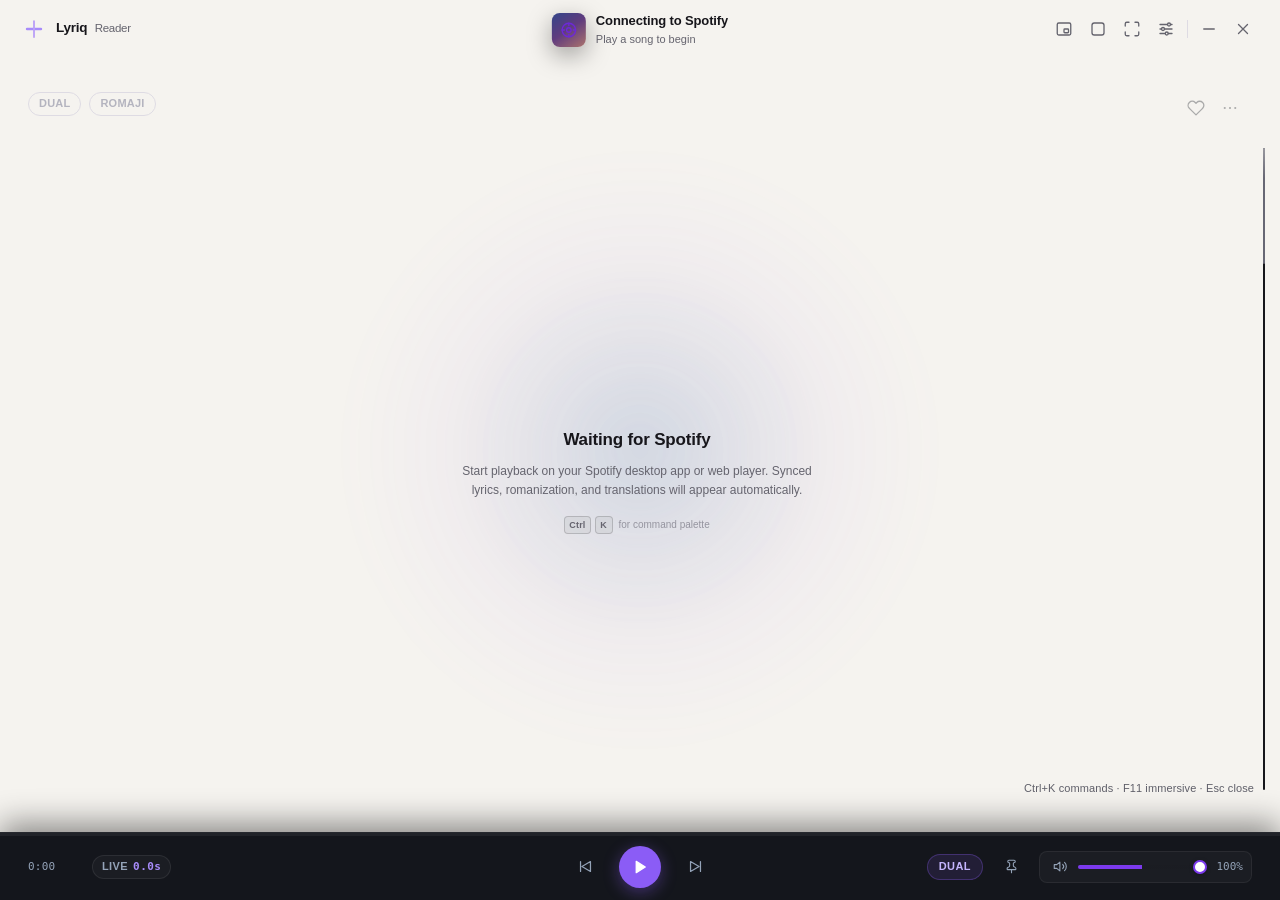
<file: web/index.html>
<!DOCTYPE html>
<html lang="en">
<head>
  <meta charset="UTF-8">
  <meta name="viewport" content="width=device-width, initial-scale=1.0">
  <meta name="color-scheme" content="dark light">
  <title>Lyriq</title>
  <link rel="icon" type="image/x-icon" href="favicon.ico">
  <link rel="stylesheet" href="style.css">
</head>
<body class="mode-window view-both enable-sweep" data-theme="dark" data-theme-choice="system">

  <svg class="sprite" aria-hidden="true" focusable="false" xmlns="http://www.w3.org/2000/svg">
    <symbol id="icon-play" viewBox="0 0 24 24"><path d="M7 4.5v15L19 12z"/></symbol>
    <symbol id="icon-pause" viewBox="0 0 24 24"><path d="M9 5v14M15 5v14"/></symbol>
    <symbol id="icon-prev" viewBox="0 0 24 24"><path d="M19 5v14L7 12zM5 5v14"/></symbol>
    <symbol id="icon-next" viewBox="0 0 24 24"><path d="M5 5v14l12-7zM19 5v14"/></symbol>
    <symbol id="icon-heart" viewBox="0 0 24 24"><path d="M20.8 4.6a5.5 5.5 0 0 0-7.8 0L12 5.7l-1.1-1.1a5.5 5.5 0 0 0-7.8 7.8l1.1 1.1L12 21.2l7.8-7.7 1.1-1.1a5.5 5.5 0 0 0-.1-7.8z"/></symbol>
    <symbol id="icon-heart-filled" viewBox="0 0 24 24"><path d="M20.8 4.6a5.5 5.5 0 0 0-7.8 0L12 5.7l-1.1-1.1a5.5 5.5 0 0 0-7.8 7.8l1.1 1.1L12 21.2l7.8-7.7 1.1-1.1a5.5 5.5 0 0 0-.1-7.8z" fill="currentColor" stroke="none"/></symbol>
    <symbol id="icon-music" viewBox="0 0 24 24"><path d="M9 18V5l12-2v13"/><circle cx="6" cy="18" r="3"/><circle cx="18" cy="16" r="3"/></symbol>
    <symbol id="icon-disc" viewBox="0 0 24 24"><circle cx="12" cy="12" r="9"/><circle cx="12" cy="12" r="3"/><path d="M12 3v3M12 18v3M3 12h3M18 12h3"/></symbol>
    <symbol id="icon-search" viewBox="0 0 24 24"><circle cx="11" cy="11" r="7"/><path d="M21 21l-4.3-4.3"/></symbol>
    <symbol id="icon-settings" viewBox="0 0 24 24"><path d="M4 6h10M18 6h2M4 12h2M10 12h10M4 18h7M15 18h5"/><circle cx="16" cy="6" r="2"/><circle cx="8" cy="12" r="2"/><circle cx="13" cy="18" r="2"/></symbol>
    <symbol id="icon-close" viewBox="0 0 24 24"><path d="M6 6l12 12M18 6L6 18"/></symbol>
    <symbol id="icon-minus" viewBox="0 0 24 24"><path d="M5 12h14"/></symbol>
    <symbol id="icon-pin" viewBox="0 0 24 24"><path d="M12 17v5M9 10.8a2 2 0 0 1-1.1 1.8l-1.8.9A2 2 0 0 0 5 15.2V16a1 1 0 0 0 1 1h12a1 1 0 0 0 1-1v-.8a2 2 0 0 0-1.1-1.8l-1.8-.9A2 2 0 0 1 15 10.8V7a1 1 0 0 1 1-1 2 2 0 0 0 0-4H8a2 2 0 0 0 0 4 1 1 0 0 1 1 1z"/></symbol>
    <symbol id="icon-pip" viewBox="0 0 24 24"><rect x="3" y="4" width="18" height="16" rx="2"/><rect x="12" y="12" width="6" height="5" rx="1"/></symbol>
    <symbol id="icon-square" viewBox="0 0 24 24"><rect x="4" y="4" width="16" height="16" rx="3"/></symbol>
    <symbol id="icon-expand" viewBox="0 0 24 24"><path d="M8 3H5a2 2 0 0 0-2 2v3M16 3h3a2 2 0 0 1 2 2v3M8 21H5a2 2 0 0 1-2-2v-3M16 21h3a2 2 0 0 0 2-2v-3"/></symbol>
    <symbol id="icon-collapse" viewBox="0 0 24 24"><path d="M9 3v4a2 2 0 0 1-2 2H3M15 3v4a2 2 0 0 0 2 2h4M9 21v-4a2 2 0 0 0-2-2H3M15 21v-4a2 2 0 0 1 2-2h4"/></symbol>
    <symbol id="icon-split" viewBox="0 0 24 24"><rect x="3" y="4" width="18" height="16" rx="2"/><path d="M12 4v16"/></symbol>
    <symbol id="icon-more" viewBox="0 0 24 24"><circle cx="5" cy="12" r="1.4" fill="currentColor" stroke="none"/><circle cx="12" cy="12" r="1.4" fill="currentColor" stroke="none"/><circle cx="19" cy="12" r="1.4" fill="currentColor" stroke="none"/></symbol>
    <symbol id="icon-copy" viewBox="0 0 24 24"><rect x="9" y="9" width="11" height="11" rx="2"/><path d="M5 15H4a2 2 0 0 1-2-2V4a2 2 0 0 1 2-2h9a2 2 0 0 1 2 2v1"/></symbol>
    <symbol id="icon-pencil" viewBox="0 0 24 24"><path d="M12 20h9M16.5 3.5a2.1 2.1 0 0 1 3 3L7 19l-4 1 1-4z"/></symbol>
    <symbol id="icon-check" viewBox="0 0 24 24"><path d="M20 6L9 17l-5-5"/></symbol>
    <symbol id="icon-download" viewBox="0 0 24 24"><path d="M12 3v12M7 10l5 5 5-5M5 21h14"/></symbol>
    <symbol id="icon-file-text" viewBox="0 0 24 24"><path d="M14 2H6a2 2 0 0 0-2 2v16a2 2 0 0 0 2 2h12a2 2 0 0 0 2-2V8z"/><path d="M14 2v6h6M9 13h6M9 17h6"/></symbol>
    <symbol id="icon-captions" viewBox="0 0 24 24"><rect x="3" y="5" width="18" height="14" rx="2"/><path d="M7 12h3M14 12h3M7 15h2M12 15h5"/></symbol>
    <symbol id="icon-printer" viewBox="0 0 24 24"><path d="M6 9V3h12v6M6 18H4a2 2 0 0 1-2-2v-4a2 2 0 0 1 2-2h16a2 2 0 0 1 2 2v4a2 2 0 0 1-2 2h-2"/><rect x="6" y="14" width="12" height="8" rx="1"/></symbol>
    <symbol id="icon-history" viewBox="0 0 24 24"><path d="M3 12a9 9 0 1 0 3-6.7L3 8"/><path d="M3 3v5h5M12 7v5l3 2"/></symbol>
    <symbol id="icon-book" viewBox="0 0 24 24"><path d="M4 19.5A2.5 2.5 0 0 1 6.5 17H20V3H6.5A2.5 2.5 0 0 0 4 5.5z"/><path d="M4 19.5A2.5 2.5 0 0 0 6.5 22H20v-5"/></symbol>
    <symbol id="icon-bookmark" viewBox="0 0 24 24"><path d="M6 3h12a1 1 0 0 1 1 1v17l-7-4-7 4V4a1 1 0 0 1 1-1z"/></symbol>
    <symbol id="icon-moon" viewBox="0 0 24 24"><path d="M21 12.8A9 9 0 1 1 11.2 3a7 7 0 0 0 9.8 9.8z"/></symbol>
    <symbol id="icon-sun" viewBox="0 0 24 24"><circle cx="12" cy="12" r="4"/><path d="M12 2v2M12 20v2M4.9 4.9l1.4 1.4M17.7 17.7l1.4 1.4M2 12h2M20 12h2M4.9 19.1l1.4-1.4M17.7 6.3l1.4-1.4"/></symbol>
    <symbol id="icon-monitor" viewBox="0 0 24 24"><rect x="2" y="3" width="20" height="14" rx="2"/><path d="M8 21h8M12 17v4"/></symbol>
    <symbol id="icon-globe" viewBox="0 0 24 24"><circle cx="12" cy="12" r="9"/><path d="M3 12h18M12 3a15 15 0 0 1 0 18a15 15 0 0 1 0-18z"/></symbol>
    <symbol id="icon-volume" viewBox="0 0 24 24"><path d="M11 5L6 9H2v6h4l5 4z"/><path d="M15.5 8.5a5 5 0 0 1 0 7M18.5 5.5a9 9 0 0 1 0 13"/></symbol>
    <symbol id="icon-database" viewBox="0 0 24 24"><ellipse cx="12" cy="5" rx="8" ry="3"/><path d="M4 5v6c0 1.7 3.6 3 8 3s8-1.3 8-3V5M4 11v6c0 1.7 3.6 3 8 3s8-1.3 8-3v-6"/></symbol>
    <symbol id="icon-trash" viewBox="0 0 24 24"><path d="M3 6h18M8 6V4h8v2M6 6l1 15h10l1-15M10 10v7M14 10v7"/></symbol>
    <symbol id="icon-folder" viewBox="0 0 24 24"><path d="M3 7a2 2 0 0 1 2-2h4l2 2h8a2 2 0 0 1 2 2v9a2 2 0 0 1-2 2H5a2 2 0 0 1-2-2z"/></symbol>
    <symbol id="icon-folder-open" viewBox="0 0 24 24"><path d="M3 7a2 2 0 0 1 2-2h4l2 2h8a2 2 0 0 1 2 2v2H5a2 2 0 0 0-2 2z"/><path d="M5 11h16l-2 8H3z"/></symbol>
    <symbol id="icon-refresh" viewBox="0 0 24 24"><path d="M21 12a9 9 0 1 1-2.6-6.4"/><path d="M21 3v6h-6"/></symbol>
    <symbol id="icon-arrow-left" viewBox="0 0 24 24"><path d="M19 12H5M11 18l-6-6 6-6"/></symbol>
    <symbol id="icon-keyboard" viewBox="0 0 24 24"><rect x="2" y="6" width="20" height="12" rx="2"/><path d="M6 10h.01M10 10h.01M14 10h.01M18 10h.01M6 14h.01M18 14h.01M9 14h6"/></symbol>
    <symbol id="icon-info" viewBox="0 0 24 24"><circle cx="12" cy="12" r="9"/><path d="M12 11v5M12 8h.01"/></symbol>
    <symbol id="icon-type" viewBox="0 0 24 24"><path d="M4 7V4h16v3M9 20h6M12 4v16"/></symbol>
    <symbol id="icon-zap" viewBox="0 0 24 24"><path d="M13 2L3 14h8l-1 8 10-12h-8z"/></symbol>
    <symbol id="icon-eye-off" viewBox="0 0 24 24"><path d="M3 3l18 18"/><path d="M10.6 10.6a2 2 0 0 0 2.8 2.8"/><path d="M9.9 5.2A9.8 9.8 0 0 1 12 5c6 0 10 7 10 7a17 17 0 0 1-3 3.8M6.6 6.6A17 17 0 0 0 2 12s4 7 10 7a10 10 0 0 0 4.3-1"/></symbol>
    <symbol id="icon-headphones" viewBox="0 0 24 24"><path d="M4 14v-2a8 8 0 0 1 16 0v2"/><rect x="2" y="14" width="4" height="7" rx="1.5"/><rect x="18" y="14" width="4" height="7" rx="1.5"/></symbol>
    <symbol id="icon-timer" viewBox="0 0 24 24"><circle cx="12" cy="13" r="8"/><path d="M12 9v4l2 2M9 2h6"/></symbol>
    <symbol id="icon-command" viewBox="0 0 24 24"><path d="M9 6a3 3 0 1 0-3 3h12a3 3 0 1 0-3-3v12a3 3 0 1 0 3-3H6a3 3 0 1 0 3 3z"/></symbol>
    <symbol id="icon-chevron-down" viewBox="0 0 24 24"><path d="M6 9l6 6 6-6"/></symbol>
    <symbol id="icon-chevron-up" viewBox="0 0 24 24"><path d="M6 15l6-6 6 6"/></symbol>
    <symbol id="icon-chevron-right" viewBox="0 0 24 24"><path d="M9 6l6 6-6 6"/></symbol>
    <symbol id="icon-alert" viewBox="0 0 24 24"><path d="M12 3L2 21h20z"/><path d="M12 9v5M12 17h.01"/></symbol>
    <symbol id="icon-cloud-off" viewBox="0 0 24 24"><path d="M3 3l18 18M7.5 7.5A5 5 0 0 1 17 11a4 4 0 0 1 2.5 7.2M5 11a4 4 0 0 0-1 7.8h10"/></symbol>
    <symbol id="icon-external" viewBox="0 0 24 24"><path d="M14 3h7v7M21 3l-9 9M18 13v6a2 2 0 0 1-2 2H5a2 2 0 0 1-2-2V8a2 2 0 0 1 2-2h6"/></symbol>
    <symbol id="icon-wifi" viewBox="0 0 24 24"><path d="M2 8.8a16 16 0 0 1 20 0M5 12.5a11 11 0 0 1 14 0M8.5 16a6 6 0 0 1 7 0"/><circle cx="12" cy="19.5" r=".6" fill="currentColor" stroke="none"/></symbol>
    <symbol id="icon-window" viewBox="0 0 24 24"><rect x="3" y="4" width="18" height="16" rx="2"/><path d="M3 9h18"/></symbol>
    <symbol id="icon-github" viewBox="0 0 24 24"><path d="M12 2C6.477 2 2 6.484 2 12.017c0 4.425 2.865 8.18 6.839 9.504.5.092.682-.217.682-.483 0-.237-.008-.868-.013-1.703-2.782.605-3.369-1.343-3.369-1.343-.454-1.158-1.11-1.466-1.11-1.466-.908-.62.069-.608.069-.608 1.003.07 1.53 1.032 1.53 1.032.892 1.53 2.341 1.088 2.91.832.092-.647.35-1.088.636-1.338-2.22-.253-4.555-1.113-4.555-4.951 0-1.093.39-1.988 1.029-2.688-.103-.253-.446-1.272.098-2.65 0 0 .84-.27 2.75 1.026A9.564 9.564 0 0 1 12 6.844c.85.004 1.705.115 2.504.337 1.909-1.296 2.747-1.027 2.747-1.027.546 1.379.202 2.398.1 2.651.64.7 1.028 1.595 1.028 2.688 0 3.848-2.339 4.695-4.566 4.943.359.309.678.92.678 1.855 0 1.338-.012 2.419-.012 2.747 0 .268.18.58.688.482A10.019 10.019 0 0 0 22 12.017C22 6.484 17.522 2 12 2z"/></symbol>
    <symbol id="icon-list" viewBox="0 0 24 24"><line x1="8" y1="6" x2="21" y2="6"/><line x1="8" y1="12" x2="21" y2="12"/><line x1="8" y1="18" x2="21" y2="18"/><line x1="3" y1="6" x2="3.01" y2="6"/><line x1="3" y1="12" x2="3.01" y2="12"/><line x1="3" y1="18" x2="3.01" y2="18"/></symbol>
  </svg>

  <div class="album-backdrop" id="albumBackdrop" aria-hidden="true"></div>

  <div class="app-shell" id="appShell">
    <div class="album-glow" id="albumGlow" aria-hidden="true"></div>
    <div class="ghost-hud-hint"><b>Ghost HUD</b> &middot; click-through ON &middot; Ctrl+Shift+G</div>
    <div class="square-header pywebview-drag-region" id="squareHeader" hidden>
      <span class="square-title" id="squareTitle">Connecting…</span>
      <div class="square-header-actions no-drag">
        <button class="icon-btn square-mini-btn" id="btnSquareBgToggle" type="button" aria-label="Toggle album art background" data-tooltip="Toggle album art background">
          <svg class="icon"><use href="#icon-disc"></use></svg>
        </button>
        <button class="icon-btn square-mini-btn" id="btnSquarePin" type="button" aria-label="Always on top" data-tooltip="Always on top">
          <svg class="icon"><use href="#icon-pin"></use></svg>
        </button>
        <button class="icon-btn square-mini-btn" id="btnSquareExpand" type="button" aria-label="Card mode" data-tooltip="Normal mode">
          <svg class="icon"><use href="#icon-expand"></use></svg>
        </button>
        <button class="icon-btn square-mini-btn close-btn" id="btnSquareClose" type="button" aria-label="Close" data-tooltip="Close">
          <svg class="icon"><use href="#icon-close"></use></svg>
        </button>
      </div>
    </div>

    <header class="topbar pywebview-drag-region" id="topbar">
      <div class="brand no-drag">
        <span class="brand-mark" aria-hidden="true"><img src="assets/lyriq-symbol-color.svg" alt="Lyriq" class="brand-logo-img"></span>
        <span class="brand-name">Lyriq <small class="brand-sub">Reader</small></span>
        <span class="live-bars" id="liveBars" aria-hidden="true"><span></span><span></span><span></span></span>
      </div>

      <div class="now-playing no-drag" id="trackCard">
        <div class="np-art-wrap" id="npArtWrap" title="Scroll to change Windows volume">
          <img class="np-art" id="trackArtwork" alt="" hidden>
          <span class="np-art-fallback" id="trackDisc" aria-hidden="true"><svg class="icon"><use href="#icon-disc"></use></svg></span>
        </div>
        <div class="np-meta">
          <div class="np-title-line">
            <h1 class="track-title" id="trackTitle">Connecting to Spotify</h1>
          </div>
          <p class="track-sub"><span id="trackArtist">Play a song to begin</span><span class="sep" id="subSep" aria-hidden="true" hidden>·</span><span id="trackAlbum"></span></p>
        </div>
      </div>

      <div class="top-actions no-drag">
        <button class="icon-btn" id="btnMini" type="button" aria-label="Mini mode" data-tooltip="Mini mode (Ctrl+Shift+M)">
          <svg class="icon"><use href="#icon-pip"></use></svg>
        </button>
        <button class="icon-btn" id="btnSquare" type="button" aria-label="Square mode" data-tooltip="Square mode (Ctrl+Shift+S)">
          <svg class="icon"><use href="#icon-square"></use></svg>
        </button>
        <button class="icon-btn" id="btnFullscreen" type="button" aria-label="Fullscreen" aria-pressed="false" data-tooltip="Fullscreen (F11)">
          <svg class="icon"><use href="#icon-expand"></use></svg>
        </button>
        <button class="icon-btn" id="btnSettings" type="button" aria-label="Settings" data-tooltip="Settings">
          <svg class="icon"><use href="#icon-settings"></use></svg>
        </button>
        <span class="top-divider" aria-hidden="true"></span>
        <button class="icon-btn window-btn" id="btnMin" type="button" aria-label="Minimize window" data-tooltip="Minimize">
          <svg class="icon"><use href="#icon-minus"></use></svg>
        </button>
        <button class="icon-btn window-btn close-btn" id="btnClose" type="button" aria-label="Close window" data-tooltip="Close">
          <svg class="icon"><use href="#icon-close"></use></svg>
        </button>
      </div>

      <div class="menu top-menu" id="overflowMenu" role="menu" aria-label="More actions" hidden>
        <button class="menu-item" id="menuSearchLyrics" type="button" role="menuitem" data-icon="search"><span>Search lyrics</span></button>
        <button class="menu-item" id="menuPalette" type="button" role="menuitem" data-icon="command"><span>Command palette</span><kbd>Ctrl K</kbd></button>
        <div class="menu-sep" role="separator"></div>
        <button class="menu-item" id="menuPin" type="button" role="menuitemcheckbox" aria-checked="false" data-icon="pin"><span>Always on top</span></button>
        <button class="menu-item" id="btnSplitLayout" type="button" role="menuitemcheckbox" aria-checked="false" data-icon="split" hidden><span>Split layout</span></button>
        <button class="menu-item" id="menuGhost" type="button" role="menuitemcheckbox" aria-checked="false" data-icon="eye-off"><span>Ghost mode</span></button>
        <button class="menu-item" id="menuLowPower" type="button" role="menuitemcheckbox" aria-checked="false" data-icon="zap"><span>Low power</span></button>
        <button class="menu-item" id="menuDiscord" type="button" role="menuitemcheckbox" aria-checked="true" data-icon="headphones"><span>Discord presence</span></button>
        <div class="menu-sep" role="separator"></div>
        <button class="menu-item" id="btnHistoryOpen" type="button" role="menuitem" data-icon="history"><span>Song history</span></button>
        <button class="menu-item" id="btnLikedOpen" type="button" role="menuitem" data-icon="heart-filled"><span>Liked songs</span></button>
        <button class="menu-item" id="btnQueueOpen" type="button" role="menuitem" data-icon="list"><span>Spotify queue</span></button>
        <button class="menu-item" id="btnStudyLensOpen" type="button" role="menuitem" data-icon="book"><span>Study Lens inspector</span></button>
        <button class="menu-item" id="btnVocabOpen" type="button" role="menuitem" data-icon="bookmark"><span>Vocabulary notebook</span></button>
        <div class="menu-sep" role="separator"></div>
        <button class="menu-item" id="menuExportLrc" type="button" role="menuitem" data-icon="file-text"><span>Export LRC</span></button>
        <button class="menu-item" id="menuExportSrt" type="button" role="menuitem" data-icon="captions"><span>Export SRT</span></button>
        <button class="menu-item" id="menuExportSheet" type="button" role="menuitem" data-icon="printer"><span>Export poster</span></button>
        <button class="menu-item" id="menuOpenLrc" type="button" role="menuitem" data-icon="folder-open"><span>Open LRC folder</span></button>
      </div>
    </header>

    <div class="stage-meta no-drag" id="stageMeta">
      <span class="tag tag-view" id="viewModeBadge">DUAL</span>
      <span class="tag tag-lang" id="flagBadge" hidden></span>
      <span class="tag tag-romaji" id="romajiBadge" hidden>ROMAJI</span>
      <span class="tag provider-badge" id="providerBadge" hidden></span>
      <span class="tag unsynced-badge" id="syncBadge" hidden>UNSYNCED</span>
      <span class="tag ghost-badge" id="ghostBadge" hidden>GHOST</span>
      <span class="tag timer-badge" id="sleepTimerBadge" tabindex="0" role="button" aria-label="Sleep timer active. Activate to cancel." hidden>
        <svg class="icon" aria-hidden="true"><use href="#icon-timer"></use></svg><span id="sleepTimerText">--:--</span>
      </span>
      <span class="status-chip" id="translationStatus" hidden><span class="spinner" aria-hidden="true"></span><span>Translating</span></span>
    </div>

    <div class="stage-actions no-drag" id="stageActions">
      <button class="icon-btn heart-btn" id="btnHeart" type="button" aria-label="Favorite song" aria-pressed="false" data-tooltip="Favorite">
        <svg class="icon"><use id="heartUse" href="#icon-heart"></use></svg>
      </button>
      <button class="icon-btn" id="btnOverflow" type="button" aria-label="More actions" aria-haspopup="menu" aria-expanded="false" data-tooltip="More actions">
        <svg class="icon"><use href="#icon-more"></use></svg>
      </button>
    </div>

    <main class="workspace" id="workspace">
      <section class="fullscreen-stage" id="fullscreenStage" aria-label="Now playing">
        <div class="stage-art-wrap">
          <img class="stage-art" id="stageArtwork" alt="" hidden>
          <span class="stage-disc" id="stageDisc" aria-hidden="true"><svg class="icon"><use href="#icon-disc"></use></svg></span>
        </div>
        <div class="stage-meta">
          <span class="eyebrow">Now playing</span>
          <h2 class="stage-title" id="stageTitle">No track</h2>
          <p class="stage-artist" id="stageArtist">Open Spotify and play a song</p>
          <p class="stage-album" id="stageAlbum"></p>
          <div class="stage-tags">
            <span class="badge" id="stageLang" hidden></span>
            <span class="badge" id="stageProvider" hidden></span>
          </div>
        </div>
      </section>

      <section class="lyrics-pane" id="lyricsPane">
        <div class="preview-banner" id="previewBanner" role="status" hidden>
          <svg class="icon" aria-hidden="true"><use href="#icon-history"></use></svg>
          <span class="preview-label" id="previewLabel">Preview</span>
          <button class="text-btn" id="btnBackToLive" type="button"><svg class="icon" aria-hidden="true"><use href="#icon-arrow-left"></use></svg> Back to live</button>
        </div>

        <div class="instrumental-pill" id="instrumentalPill" hidden>
          <svg class="icon" aria-hidden="true"><use href="#icon-music"></use></svg>
          <span id="instrumentalText">Instrumental</span>
        </div>

        <div class="lyrics-scroll" id="lyricsViewport">
          <div class="empty-state" id="idleState">
            <h2>Waiting for Spotify</h2>
            <p>Start playback on your Spotify desktop app or web player. Synced lyrics, romanization, and translations will appear automatically.</p>
            <div class="empty-hint"><kbd>Ctrl</kbd><kbd>K</kbd><span>for command palette</span></div>
          </div>

          <div class="skeleton" id="skeletonState" aria-hidden="true" hidden>
            <div class="sk-line w-72"></div>
            <div class="sk-line w-52 sk-small"></div>
            <div class="sk-space"></div>
            <div class="sk-line w-88"></div>
            <div class="sk-line w-64 sk-small"></div>
            <div class="sk-space"></div>
            <div class="sk-line w-80"></div>
            <div class="sk-line w-44 sk-small"></div>
            <div class="sk-space"></div>
            <div class="sk-line w-68"></div>
            <div class="sk-line w-56 sk-small"></div>
          </div>

          <div class="lyrics-list" id="lyricsList" role="list" hidden></div>

          <div class="empty-state error-state" id="noLyricsState" role="alert" hidden>
            <span class="empty-icon" id="errorIcon" aria-hidden="true"><svg class="icon"><use href="#icon-search"></use></svg></span>
            <h2 id="errorTitle">No lyrics found</h2>
            <p id="errorMessage">This track has no lyrics in the library yet.</p>
            <div class="empty-actions">
              <button class="btn btn-primary" id="btnRetry" type="button"><svg class="icon" aria-hidden="true"><use href="#icon-refresh"></use></svg> Retry</button>
              <button class="btn" id="btnSearchLyrics" type="button"><svg class="icon" aria-hidden="true"><use href="#icon-search"></use></svg> Search lyrics</button>
            </div>
          </div>
        </div>
        <div class="scrollrail" id="scrollRail" aria-hidden="true"><div class="scrollrail-thumb" id="scrollRailThumb"></div></div>
        <div class="corner-note" id="cornerNote" aria-hidden="true">Ctrl+K commands · F11 immersive · Esc close</div>
      </section>
    </main>

    <aside class="study-lens" id="studyLens" hidden>
      <button class="icon-btn study-lens-close" id="btnStudyLensClose" type="button" aria-label="Close Study Lens"><svg class="icon"><use href="#icon-close"></use></svg></button>
      <div class="study-label">Selected word</div>
      <div class="study-word" id="studyWord">Word</div>
      <div class="study-pron" id="studyPron">Pronunciation</div>
      <div class="study-chips" id="studyChips">
        <span class="study-chip" id="studyLangChip">Korean</span>
        <span class="study-chip" id="studyTypeChip">common</span>
      </div>
      <div class="study-def" id="studyDef">Definition</div>
      <div class="study-note" id="studyNote">Tone depends heavily on relationship and context.</div>
      <div class="study-quote" id="studyQuote">
        <div id="studyQuoteOriginal">Source lyric line</div>
        <div class="study-quote-trans" id="studyQuoteTrans">Translation</div>
      </div>
      <div class="study-hair"></div>
      <div class="study-label">Notebook</div>
      <div class="study-small">Saved words include the source line, track, pronunciation and translation for export.</div>
      <div class="study-save-row">
        <button class="btn btn-sm secondary" id="btnStudyCopy" type="button">Copy</button>
        <button class="btn btn-sm btn-primary btn-study-save" id="btnStudySave" type="button">☆ Save word</button>
      </div>
    </aside>

    <footer class="player-dock" id="playerDock">
      <div class="dock-progress" id="dockProgress">
        <div class="scrub-track" id="scrubTrack" role="slider" tabindex="0" aria-label="Seek" aria-valuemin="0" aria-valuemax="0" aria-valuenow="0">
          <span class="scrub-fill" id="scrubFill"></span>
          <span class="scrub-handle" id="scrubHandle"></span>
        </div>
      </div>
      <div class="dock-main">
        <div class="dock-left">
          <span class="time-stamp" id="currentTime">0:00</span>
          <span class="time-stamp" id="totalTime" hidden>0:00</span>
          <span class="playing-indicator" id="playingIndicator" aria-hidden="true"><span></span><span></span><span></span></span>
          <button class="dock-chip" id="btnOffsetChip" type="button" data-tooltip="Lyric offset for this song" aria-label="Lyric offset for this song">
            <span>LIVE</span><span class="dock-offset" id="dockOffset">0.0s</span>
          </button>
        </div>
        <div class="dock-controls">
          <button class="icon-btn transport" id="btnPrev" type="button" aria-label="Previous track" data-tooltip="Previous">
            <svg class="icon"><use href="#icon-prev"></use></svg>
          </button>
          <button class="play-btn" id="btnPlayPause" type="button" aria-label="Play" data-tooltip="Play or pause">
            <svg class="icon"><use id="playUse" href="#icon-play"></use></svg>
          </button>
          <button class="icon-btn transport" id="btnNext" type="button" aria-label="Next track" data-tooltip="Next">
            <svg class="icon"><use href="#icon-next"></use></svg>
          </button>
        </div>
        <div class="dock-right">
          <button class="dock-chip view-chip" id="btnViewMode" type="button" data-tooltip="Lyrics view: Dual, translation or original" aria-label="Cycle lyrics view mode">
            <span id="viewModeText">DUAL</span>
          </button>
          <button class="icon-btn" id="btnDockPin" type="button" aria-label="Always on top" data-tooltip="Always on top">
            <svg class="icon"><use href="#icon-pin"></use></svg>
          </button>
          <div class="dock-volume" id="dockVolume">
            <button class="icon-btn" id="btnVolume" type="button" aria-label="Spotify volume" data-tooltip="Adjust volume">
              <svg class="icon"><use id="volumeIconUse" href="#icon-volume"></use></svg>
            </button>
            <div class="volume-slider-wrap" id="volumeSliderWrap">
              <input type="range" class="slider volume-slider" id="sliderVolume" min="0" max="100" value="100" step="1" aria-label="Spotify volume">
              <span class="volume-label" id="volumeLabel">100%</span>
            </div>
          </div>
        </div>
      </div>
    </footer>

    <footer class="square-footer" id="squareFooter" hidden>
      <div class="square-progress-bar" id="squareScrubTrack" role="slider" tabindex="0" aria-label="Seek" aria-valuemin="0" aria-valuemax="0" aria-valuenow="0">
        <span class="square-progress-fill" id="squareScrubFill"></span>
      </div>
      <div class="square-footer-main">
        <div class="square-footer-left">
          <span class="square-time" id="squareTime">0:00</span>
          <button class="square-chip" id="btnSquareViewMode" type="button" data-tooltip="Cycle lyrics view (Dual / Translation / Original)" aria-label="Cycle lyrics view">
            <span id="squareViewModeText">DUAL</span>
          </button>
        </div>
        <div class="square-footer-center">
          <button class="icon-btn square-ctrl-btn" id="btnSquarePrev" type="button" aria-label="Previous track" data-tooltip="Previous">
            <svg class="icon"><use href="#icon-prev"></use></svg>
          </button>
          <button class="icon-btn square-ctrl-btn square-play-btn" id="btnSquarePlay" type="button" aria-label="Play" data-tooltip="Play or pause">
            <svg class="icon"><use id="squarePlayUse" href="#icon-play"></use></svg>
          </button>
          <button class="icon-btn square-ctrl-btn" id="btnSquareNext" type="button" aria-label="Next track" data-tooltip="Next">
            <svg class="icon"><use href="#icon-next"></use></svg>
          </button>
        </div>
        <div class="square-footer-right">
          <button class="icon-btn square-ctrl-btn" id="btnSquareToMini" type="button" aria-label="Mini mode" data-tooltip="Mini mode (Ctrl+Shift+M)">
            <svg class="icon"><use href="#icon-pip"></use></svg>
          </button>
          <button class="icon-btn square-ctrl-btn" id="btnSquareToCard" type="button" aria-label="Card mode" data-tooltip="Card mode">
            <svg class="icon"><use href="#icon-split"></use></svg>
          </button>
          <div class="square-resize-handle no-drag" id="squareResizeHandle" title="Drag to resize square. Double-click to cycle sizes.">
            <svg viewBox="0 0 10 10" width="10" height="10" aria-hidden="true">
              <path d="M8 2 L2 8 M9 5 L5 9 M9 8 L8 9" stroke="currentColor" stroke-width="1.2" stroke-linecap="round" fill="none"/>
            </svg>
          </div>
        </div>
      </div>
    </footer>
  </div>

  <div class="mini-bar pywebview-drag-region" id="miniBar" hidden>
    <div class="mini-resize-handle mini-resize-left no-drag" id="miniResizeLeft" title="Drag to resize width. Double-click to cycle width presets."></div>
    <div class="mini-resize-handle mini-resize-right no-drag" id="miniResizeRight" title="Drag to resize width. Double-click to cycle width presets."></div>
    <div class="mini-main-row">
      <div class="mini-art-wrap no-drag" id="miniArtWrap" title="Scroll to change Windows volume">
        <img class="mini-art" id="miniArtwork" alt="" hidden>
        <span class="mini-art-fallback" id="miniDisc" aria-hidden="true"><svg class="icon"><use href="#icon-disc"></use></svg></span>
      </div>
      <div class="mini-center">
        <div class="mini-line" id="miniOriginal">Connecting…</div>
        <div class="mini-romaji" id="miniRomaji"></div>
        <div class="mini-translation" id="miniTranslation"></div>
        <div class="mini-progress" aria-hidden="true"><span id="miniProgressFill"></span></div>
      </div>
      <div class="mini-actions no-drag">
        <button class="mini-btn" id="btnMiniPlay" type="button" aria-label="Play" data-tooltip="Play or pause">
          <svg class="icon"><use id="miniPlayUse" href="#icon-play"></use></svg>
        </button>
        <button class="mini-btn" id="btnMiniNext" type="button" aria-label="Next track" data-tooltip="Next">
          <svg class="icon"><use href="#icon-next"></use></svg>
        </button>
        <button class="mini-btn" id="btnMiniLyrics" type="button" aria-label="Show lyrics" aria-pressed="false" data-tooltip="Show lyrics">
          <svg class="icon"><use id="miniLyricsUse" href="#icon-chevron-up"></use></svg>
        </button>
        <button class="mini-btn" id="btnMiniOpen" type="button" aria-label="Open full window" data-tooltip="Open full window">
          <svg class="icon"><use href="#icon-expand"></use></svg>
        </button>
        <button class="mini-btn" id="btnMiniSquare" type="button" aria-label="Square mode" data-tooltip="Square mode (Ctrl+Shift+S)">
          <svg class="icon"><use href="#icon-square"></use></svg>
        </button>
        <button class="mini-btn hover-action" id="btnMiniPin" type="button" aria-label="Always on top" aria-pressed="false" data-tooltip="Always on top">
          <svg class="icon"><use href="#icon-pin"></use></svg>
        </button>
        <button class="mini-btn hover-action close-btn" id="btnMiniClose" type="button" aria-label="Close window" data-tooltip="Close">
          <svg class="icon"><use href="#icon-close"></use></svg>
        </button>
      </div>
    </div>
    <div class="mini-drawer" id="miniDrawer" hidden>
      <div class="mini-lyrics-scroll" id="miniLyricsScroll"></div>
    </div>
  </div>

  <div class="overlay" id="settingsOverlay" hidden>
    <aside class="sheet" id="settingsSheet" role="dialog" aria-modal="true" aria-labelledby="settingsTitle" tabindex="-1">
      <header class="sheet-head">
        <div>
          <span class="eyebrow">Preferences</span>
          <h2 id="settingsTitle">Settings</h2>
        </div>
        <button class="icon-btn" id="btnSettingsClose" type="button" aria-label="Close settings" data-tooltip="Close">
          <svg class="icon"><use href="#icon-close"></use></svg>
        </button>
      </header>
      <nav class="sheet-tabs" role="tablist" aria-label="Settings sections">
        <button class="sheet-tab is-active" id="tab-appearance" type="button" role="tab" aria-selected="true" aria-controls="panel-appearance" data-tab="appearance">Appearance</button>
        <button class="sheet-tab" id="tab-lyrics" type="button" role="tab" aria-selected="false" aria-controls="panel-lyrics" data-tab="lyrics" tabindex="-1">Lyrics</button>
        <button class="sheet-tab" id="tab-translation" type="button" role="tab" aria-selected="false" aria-controls="panel-translation" data-tab="translation" tabindex="-1">Translation</button>
        <button class="sheet-tab" id="tab-playback" type="button" role="tab" aria-selected="false" aria-controls="panel-playback" data-tab="playback" tabindex="-1">Playback</button>
        <button class="sheet-tab" id="tab-shortcuts" type="button" role="tab" aria-selected="false" aria-controls="panel-shortcuts" data-tab="shortcuts" tabindex="-1">Shortcuts</button>
        <button class="sheet-tab" id="tab-data" type="button" role="tab" aria-selected="false" aria-controls="panel-data" data-tab="data" tabindex="-1">Data</button>
        <button class="sheet-tab" id="tab-about" type="button" role="tab" aria-selected="false" aria-controls="panel-about" data-tab="about" tabindex="-1">About</button>
      </nav>
      <div class="sheet-body">
        <section class="sheet-panel" id="panel-appearance" role="tabpanel" aria-labelledby="tab-appearance">
          <div class="settings-specimen-preview" id="appearancePreview">
            <div class="specimen-marker"></div>
            <div class="specimen-lines">
              <div class="specimen-original" id="specimenOriginal">I keep your voice between the stations</div>
              <div class="specimen-trans" id="specimenTrans">駅と駅のあいだに、君の声を残してる</div>
            </div>
          </div>
          <div class="setting-block">
            <span class="setting-label">Theme</span>
            <div class="segmented" id="themeGroup" role="group" aria-label="Theme">
              <button type="button" data-theme-choice="system"><svg class="icon" aria-hidden="true"><use href="#icon-monitor"></use></svg> System</button>
              <button type="button" data-theme-choice="dark"><svg class="icon" aria-hidden="true"><use href="#icon-moon"></use></svg> Dark</button>
              <button type="button" data-theme-choice="light"><svg class="icon" aria-hidden="true"><use href="#icon-sun"></use></svg> Light</button>
              <button type="button" data-theme-choice="oled">OLED</button>
            </div>
            <p class="setting-help">The album art sets a dynamic accent and a still, blurred backdrop.</p>
          </div>
          <div class="setting-row">
            <div><span class="setting-label">Font size</span><span class="setting-help">Scale lyrics and interface text.</span></div>
            <output class="setting-value" id="fontScaleVal">100%</output>
          </div>
          <input class="slider" id="sliderFontScale" type="range" min="85" max="130" step="5" value="100" aria-label="Font scale">
          <div class="setting-row">
            <div><span class="setting-label">Low power</span><span class="setting-help">Disables animation, the backdrop and the smooth playback loop.</span></div>
            <button class="switch" id="checkLowPower" type="button" role="switch" data-tooltip="Low power mode" aria-checked="false" aria-label="Low power mode"><span class="switch-thumb"></span></button>
          </div>
        </section>

        <section class="sheet-panel" id="panel-lyrics" role="tabpanel" aria-labelledby="tab-lyrics" hidden>
          <div class="setting-block">
            <span class="setting-label">Lyrics view</span>
            <div class="segmented" id="viewModeGroup" role="group" aria-label="Lyrics view">
              <button type="button" data-lyrics-mode="both">Dual</button>
              <button type="button" data-lyrics-mode="trans-only">Translation</button>
              <button type="button" data-lyrics-mode="orig-only">Original</button>
            </div>
          </div>
          <div class="setting-row">
            <div><span class="setting-label">Romanization</span><span class="setting-help" id="romajiSettingsLabel">Phonetics (Romanization)</span></div>
            <button class="switch" id="checkRomaji" type="button" role="switch" data-tooltip="Romanization" aria-checked="true" aria-label="Romanization"><span class="switch-thumb"></span></button>
          </div>
          <div class="setting-row">
            <div><span class="setting-label">Karaoke sweep</span><span class="setting-help">Ink the active line as it is sung.</span></div>
            <button class="switch" id="checkSweep" type="button" role="switch" data-tooltip="Karaoke sweep" aria-checked="true" aria-label="Karaoke sweep"><span class="switch-thumb"></span></button>
          </div>
          <div class="setting-row">
            <div><span class="setting-label">Word lookup</span><span class="setting-help">Double-click any word to translate it.</span></div>
            <button class="switch" id="checkLearner" type="button" role="switch" data-tooltip="Word lookup" aria-checked="true" aria-label="Word lookup"><span class="switch-thumb"></span></button>
          </div>
          <div class="setting-block offset-block">
            <span class="setting-label">Sync offset</span>
            <p class="setting-help">Saved per song. Positive values delay the lyrics.</p>
            <div class="nudge-row">
              <button class="nudge-btn" id="btnNudgeMinus" type="button" aria-label="Offset back 0.2 seconds">−0.2s</button>
              <output class="nudge-val" id="nudgeOffsetVal">0.0s</output>
              <button class="nudge-btn" id="btnNudgePlus" type="button" aria-label="Offset forward 0.2 seconds">+0.2s</button>
              <button class="nudge-btn reset" id="btnNudgeReset" type="button">Reset</button>
            </div>
            <p class="setting-help" id="offsetSongLabel">No song selected.</p>
          </div>
        </section>

        <section class="sheet-panel" id="panel-translation" role="tabpanel" aria-labelledby="tab-translation" hidden>
          <div class="setting-block">
            <span class="setting-label">Translate into</span>
            <div class="select" id="langSelect" data-value="en"></div>
            <p class="setting-help">Changing the language reloads the current lyrics and translations.</p>
          </div>
          <div class="setting-block">
            <span class="setting-label">Providers</span>
            <p class="setting-help">Lyrics come from local LRC files, LRCLIB or NetEase. Translation and phonetics run in the background, then stream into the view.</p>
          </div>
        </section>

        <section class="sheet-panel" id="panel-playback" role="tabpanel" aria-labelledby="tab-playback" hidden>
          <div class="setting-row">
            <div><span class="setting-label">Discord presence</span><span class="setting-help">Share the current song on Discord.</span></div>
            <button class="switch" id="checkDiscord" type="button" role="switch" data-tooltip="Discord presence" aria-checked="true" aria-label="Discord presence"><span class="switch-thumb"></span></button>
          </div>
          <div class="setting-block" style="margin-top: 4px;">
            <span class="setting-label">Discord Client ID</span>
            <input type="text" class="input-text" id="inputDiscordClientId" placeholder="Default (1563650212957003939)" aria-label="Discord Application Client ID" style="width: 100%; box-sizing: border-box; background: rgba(255,255,255,0.04); border: 1px solid rgba(255,255,255,0.1); border-radius: 6px; padding: 6px 10px; color: #fff; font-size: 12px; margin-top: 4px;">
            <p class="setting-help" style="margin-top: 4px;">Custom application ID from Discord Developer Portal. Leave empty for default.</p>
          </div>
          <div class="setting-block" style="margin-top: 10px; padding-top: 10px; border-top: 1px solid rgba(255,255,255,0.06);">
            <span class="setting-label">Spotify Web API Token</span>
            <input type="password" class="input-text" id="inputSpotifyToken" placeholder="Paste Spotify access token…" aria-label="Spotify API access token" style="width: 100%; box-sizing: border-box; background: rgba(255,255,255,0.04); border: 1px solid rgba(255,255,255,0.1); border-radius: 6px; padding: 6px 10px; color: #fff; font-size: 12px; margin-top: 4px;">
            <p class="setting-help" style="margin-top: 4px;">Required to view live upcoming queue. Generate a token with <code>user-read-playback-state</code> scope from Spotify Developer Dashboard.</p>
            <div class="button-row" style="margin-top: 6px;">
              <button class="btn btn-sm" id="btnSaveSpotifyToken" type="button"><svg class="icon"><use href="#icon-check"></use></svg> Save Token</button>
              <button class="btn btn-sm" id="btnOpenSpotifyDev" type="button"><svg class="icon"><use href="#icon-external"></use></svg> Spotify Dashboard</button>
            </div>
          </div>
          <div class="setting-row">
            <div><span class="setting-label">Always on top</span><span class="setting-help">Keep the window above other apps.</span></div>
            <button class="switch" id="checkPin" type="button" role="switch" data-tooltip="Always on top" aria-checked="false" aria-label="Always on top"><span class="switch-thumb"></span></button>
          </div>
          <div class="setting-row">
            <div><span class="setting-label">Ghost mode</span><span class="setting-help">Click-through overlay for games. Toggle with Ctrl+Shift+G.</span></div>
            <button class="switch" id="checkGhost" type="button" role="switch" data-tooltip="Ghost mode" aria-checked="false" aria-label="Ghost mode"><span class="switch-thumb"></span></button>
          </div>
          <div class="setting-block">
            <span class="setting-label">Sleep timer</span>
            <div class="select" id="sleepSelect" data-value="0"></div>
            <p class="setting-help">Pauses Spotify when the timer ends. Cancel from the timer badge or the toast.</p>
          </div>
          <div class="setting-row">
            <div><span class="setting-label">Start with Windows</span><span class="setting-help" id="startupHelp">Launch the companion at sign-in.</span></div>
            <button class="switch" id="checkStartup" type="button" role="switch" data-tooltip="Start with Windows" aria-checked="false" aria-label="Start with Windows"><span class="switch-thumb"></span></button>
          </div>
        </section>

        <section class="sheet-panel" id="panel-shortcuts" role="tabpanel" aria-labelledby="tab-shortcuts" hidden>
          <div class="setting-block">
            <span class="setting-label">Global shortcuts</span>
            <p class="setting-help">These work anywhere in Windows.</p>
            <div class="shortcut-list">
              <div class="shortcut-row"><span>Ghost mode</span><kbd>Ctrl+Shift+G</kbd></div>
              <div class="shortcut-row"><span>Mini mode</span><kbd>Ctrl+Shift+M</kbd></div>
              <div class="shortcut-row"><span>Boss key (hide/show)</span><kbd>Ctrl+Shift+H</kbd></div>
              <div class="shortcut-row"><span>Cycle lyrics view</span><kbd>Ctrl+Shift+L</kbd></div>
              <div class="shortcut-row"><span>Spotify play/pause</span><kbd>Ctrl+Shift+Space</kbd></div>
            </div>
          </div>
          <div class="setting-block">
            <span class="setting-label">In the app</span>
            <div class="shortcut-list">
              <div class="shortcut-row"><span>Command palette</span><kbd>Ctrl+K</kbd></div>
              <div class="shortcut-row"><span>Fullscreen</span><kbd>F11</kbd></div>
              <div class="shortcut-row"><span>Close panel or exit fullscreen</span><kbd>Esc</kbd></div>
              <div class="shortcut-row"><span>Seek to line</span><span class="shortcut-text">Click a lyric</span></div>
              <div class="shortcut-row"><span>Copy or edit line</span><span class="shortcut-text">Right-click a lyric</span></div>
              <div class="shortcut-row"><span>Word lookup</span><span class="shortcut-text">Double-click a word</span></div>
              <div class="shortcut-row"><span>System volume</span><span class="shortcut-text">Scroll over album art</span></div>
            </div>
          </div>
        </section>

        <section class="sheet-panel" id="panel-data" role="tabpanel" aria-labelledby="tab-data" hidden>
          <div class="setting-block">
            <span class="setting-label">Cache</span>
            <dl class="cache-stats" id="cacheStats">
              <div><dt>Status</dt><dd>Loading…</dd></div>
            </dl>
            <div class="button-row">
              <button class="btn btn-sm" id="btnRefreshCache" type="button"><svg class="icon" aria-hidden="true"><use href="#icon-refresh"></use></svg> Refresh</button>
              <button class="btn btn-sm btn-danger" id="btnClearCache" type="button"><svg class="icon" aria-hidden="true"><use href="#icon-trash"></use></svg> Clear cache</button>
            </div>
          </div>
          <div class="setting-block">
            <span class="setting-label">Local lyrics</span>
            <p class="setting-help path-text" id="lrcFolderPath">Checking folder…</p>
            <div class="button-row">
              <button class="btn btn-sm" id="btnOpenLrcFolder" type="button"><svg class="icon" aria-hidden="true"><use href="#icon-folder-open"></use></svg> Open folder</button>
              <button class="btn btn-sm" id="btnSettingsSearchLyrics" type="button"><svg class="icon" aria-hidden="true"><use href="#icon-search"></use></svg> Search lyrics</button>
            </div>
          </div>
          <div class="setting-block">
            <span class="setting-label">Library</span>
            <div class="button-row">
              <button class="btn btn-sm" id="btnSettingsHistory" type="button"><svg class="icon" aria-hidden="true"><use href="#icon-history"></use></svg> History</button>
              <button class="btn btn-sm" id="btnSettingsVocab" type="button"><svg class="icon" aria-hidden="true"><use href="#icon-book"></use></svg> Vocabulary</button>
            </div>
          </div>
          <div class="setting-block">
            <span class="setting-label">Export</span>
            <div class="button-row wrap">
              <button class="btn btn-sm" id="btnExportLrc" type="button"><svg class="icon" aria-hidden="true"><use href="#icon-file-text"></use></svg> LRC</button>
              <button class="btn btn-sm" id="btnExportSrt" type="button"><svg class="icon" aria-hidden="true"><use href="#icon-captions"></use></svg> SRT</button>
              <button class="btn btn-sm" id="btnExportSheet" type="button"><svg class="icon" aria-hidden="true"><use href="#icon-printer"></use></svg> Poster</button>
              <button class="btn btn-sm" id="btnCopyLine" type="button"><svg class="icon" aria-hidden="true"><use href="#icon-copy"></use></svg> Copy line</button>
              <button class="btn btn-sm" id="btnCopyAll" type="button"><svg class="icon" aria-hidden="true"><use href="#icon-copy"></use></svg> Copy all</button>
            </div>
          </div>
        </section>

        <section class="sheet-panel" id="panel-about" role="tabpanel" aria-labelledby="tab-about" hidden>
          <div class="about-head">
            <span class="brand-mark large" aria-hidden="true"><img src="assets/lyriq-symbol-color.svg" alt="Lyriq" class="brand-logo-img large"></span>
            <div><h3>Lyriq</h3><p>Version 3.0 · Hear it. Read it. Understand it.</p></div>
          </div>
          <p class="about-copy">A premium lyrics-first desktop companion centered on synchronized lyrics, translation, and language understanding.</p>
          <dl class="about-list">
            <div><dt>Lyrics</dt><dd>Local LRC, LRCLIB, NetEase</dd></div>
            <div><dt>Translation</dt><dd>Google Translate</dd></div>
            <div><dt>Interface</dt><dd>Vanilla HTML, CSS and JavaScript</dd></div>
          </dl>
          <div class="setting-block" style="margin-top: 14px;">
            <span class="setting-label">Source Code & Releases</span>
            <div class="button-row" style="margin-top: 8px;">
              <a class="btn btn-sm" id="btnGithubRepo" href="https://github.com/Kingof3O/Lyriq" target="_blank" rel="noopener noreferrer">
                <svg class="icon"><use href="#icon-github"></use></svg> GitHub Repository
              </a>
              <button class="btn btn-sm" id="btnCheckUpdates" type="button">
                <svg class="icon"><use href="#icon-refresh"></use></svg> Check for updates
              </button>
            </div>
            <p class="setting-help" id="updateStatusText">Lyriq v3.0.0 · Up to date</p>
          </div>
          <div class="setting-row">
            <div>
              <span class="setting-label">Automatic updates</span>
              <span class="setting-help">Check GitHub for new releases on startup.</span>
            </div>
            <button class="switch" id="checkAutoUpdate" type="button" role="switch" aria-checked="true" aria-label="Automatic update checks"><span class="switch-thumb"></span></button>
          </div>
        </section>
      </div>
    </aside>
  </div>

  <div class="overlay" id="historyModal" hidden>
    <div class="modal" role="dialog" aria-modal="true" aria-labelledby="historyTitle" tabindex="-1">
      <header class="modal-head">
        <div><span class="eyebrow">Library</span><h2 id="historyTitle">Song history</h2></div>
        <button class="icon-btn" id="btnHistoryClose" type="button" aria-label="Close history" data-tooltip="Close"><svg class="icon"><use href="#icon-close"></use></svg></button>
      </header>
      <div class="modal-toolbar">
        <div style="display: flex; gap: 10px; align-items: center; width: 100%;">
          <label class="search-field" style="flex: 1;"><svg class="icon" aria-hidden="true"><use href="#icon-search"></use></svg><input id="historySearch" type="search" placeholder="Search songs..." aria-label="Search song history"></label>
          <div class="segmented" id="historyTabGroup" role="group" aria-label="Filter library" style="margin: 0; flex-shrink: 0;">
            <button type="button" class="active" id="btnHistoryAll">All</button>
            <button type="button" id="btnHistoryLiked"><svg class="icon" aria-hidden="true"><use href="#icon-heart-filled"></use></svg> Liked</button>
          </div>
        </div>
      </div>
      <div class="modal-body" id="historyList"></div>
      <footer class="modal-foot">Choose a song to preview its lyrics. Playback stays on the live track.</footer>
    </div>
  </div>

  <div class="overlay" id="queueModal" hidden>
    <div class="modal" role="dialog" aria-modal="true" aria-labelledby="queueTitle" tabindex="-1">
      <header class="modal-head">
        <div><span class="eyebrow">Playback</span><h2 id="queueTitle">Upcoming Queue</h2></div>
        <div class="modal-head-actions">
          <button class="icon-btn" id="btnQueueRefresh" type="button" aria-label="Refresh queue" data-tooltip="Refresh queue"><svg class="icon"><use href="#icon-refresh"></use></svg></button>
          <button class="icon-btn" id="btnQueueClose" type="button" aria-label="Close queue" data-tooltip="Close"><svg class="icon"><use href="#icon-close"></use></svg></button>
        </div>
      </header>
      <div class="modal-body" id="queueList"></div>
      <footer class="modal-foot">Live playback queue from Spotify.</footer>
    </div>
  </div>

  <div class="overlay" id="vocabModal" hidden>
    <div class="modal" role="dialog" aria-modal="true" aria-labelledby="vocabTitle" tabindex="-1">
      <header class="modal-head">
        <div><span class="eyebrow">Study</span><h2 id="vocabTitle">Vocabulary</h2></div>
        <div class="modal-head-actions">
          <button class="icon-btn" id="btnExportVocab" type="button" aria-label="Export vocabulary as CSV" data-tooltip="Export CSV"><svg class="icon"><use href="#icon-download"></use></svg></button>
          <button class="icon-btn" id="btnVocabClose" type="button" aria-label="Close vocabulary" data-tooltip="Close"><svg class="icon"><use href="#icon-close"></use></svg></button>
        </div>
      </header>
      <div class="modal-toolbar">
        <label class="search-field"><svg class="icon" aria-hidden="true"><use href="#icon-search"></use></svg><input id="vocabSearch" type="search" placeholder="Search words" aria-label="Search vocabulary"></label>
      </div>
      <div class="modal-body" id="vocabList"></div>
    </div>
  </div>

  <div class="overlay" id="searchModal" hidden>
    <div class="modal modal-wide search-workspace" role="dialog" aria-modal="true" aria-labelledby="searchTitle" tabindex="-1">
      <header class="modal-head search-modal-head">
        <div class="brand search-brand"><img src="assets/lyriq-symbol-color.svg" alt="" class="brand-logo-img"> Lyriq <small class="brand-sub">Lyrics Search</small></div>
        <div class="search-head-actions">
          <span class="search-esc-hint">Esc close</span>
          <button class="icon-btn" id="btnSearchClose" type="button" aria-label="Close search" data-tooltip="Close"><svg class="icon"><use href="#icon-close"></use></svg></button>
        </div>
      </header>
      <div class="search-query-bar">
        <span class="search-query-icon" aria-hidden="true">⌕</span>
        <form class="search-query-form" id="searchLyricsForm">
          <input class="search-query-input" id="searchQueryInput" type="text" placeholder="Search song title and artist…" autocomplete="off" aria-label="Search lyrics query">
          <input class="text-input" id="searchArtist" type="hidden">
          <input class="text-input" id="searchTitleInput" type="hidden">
          <input class="text-input" id="searchDuration" type="hidden">
          <button class="btn btn-primary btn-search-go" id="btnSearchSubmit" type="submit"><kbd>Enter search</kbd></button>
        </form>
      </div>
      <div class="search-trackid">
        <div class="search-track-art-wrap">
          <img class="search-track-art" id="searchTrackArt" alt="" hidden>
          <span class="search-track-disc" id="searchTrackDisc"><svg class="icon"><use href="#icon-disc"></use></svg></span>
        </div>
        <div class="search-track-meta">
          <div class="search-track-title" id="searchCurrentTitle">No track</div>
          <div class="search-track-sub" id="searchCurrentSub">Open Spotify · 0:00 · current track</div>
        </div>
        <div class="search-track-badge"><span class="tag" id="searchCandidateCount">0 candidates</span></div>
      </div>
      <div class="search-grid">
        <div class="search-candidates-col">
          <div class="study-label search-col-label">Candidates</div>
          <div class="search-rows" id="searchResults"></div>
        </div>
        <div class="search-inspector-col">
          <div class="panel search-inspector" id="searchInspector">
            <div class="study-label">Match inspector</div>
            <div class="search-inspect-title" id="inspectTitle">Select a candidate</div>
            <div class="study-note" id="inspectDesc">Compare remote provider and local LRC matches.</div>
            <div class="study-hair"></div>
            <div class="search-metric-row">
              <span class="study-small">Title similarity</span><b id="metricTitle">—</b>
              <div class="search-metric-bar"><i id="metricTitleBar" style="width:0%"></i></div>
            </div>
            <div class="search-metric-row">
              <span class="study-small">Artist similarity</span><b id="metricArtist">—</b>
              <div class="search-metric-bar"><i id="metricArtistBar" style="width:0%"></i></div>
            </div>
            <div class="search-metric-row">
              <span class="study-small">Duration match</span><b id="metricDuration">—</b>
              <div class="search-metric-bar"><i id="metricDurationBar" style="width:0%"></i></div>
            </div>
            <div class="search-metric-row">
              <span class="study-small">Synced coverage</span><b id="metricSynced">—</b>
              <div class="search-metric-bar"><i id="metricSyncedBar" style="width:0%"></i></div>
            </div>
            <button class="btn btn-primary btn-inspect-use" id="btnInspectUse" type="button" disabled>Use this version</button>
            <button class="btn btn-inspect-preview" id="btnInspectPreview" type="button" disabled>Preview against playback</button>
          </div>
        </div>
      </div>
      <footer class="modal-foot search-foot">
        <span class="path-text" id="searchFolderPath">Local LRC folder</span>
        <button class="text-btn" id="btnSearchOpenFolder" type="button"><svg class="icon" aria-hidden="true"><use href="#icon-folder-open"></use></svg> Open LRC folder</button>
      </footer>
    </div>
  </div>

  <div class="overlay palette-overlay" id="commandPalette" hidden>
    <div class="palette" role="dialog" aria-modal="true" aria-labelledby="paletteLabel">
      <div class="palette-input-row">
        <svg class="icon" aria-hidden="true"><use href="#icon-search"></use></svg>
        <input id="paletteInput" type="text" role="combobox" aria-expanded="true" aria-controls="paletteList" aria-autocomplete="list" placeholder="Search commands, songs and words" aria-label="Command palette">
        <kbd>Esc</kbd>
      </div>
      <div class="palette-list" id="paletteList" role="listbox" aria-labelledby="paletteLabel"></div>
      <div class="palette-foot"><span id="paletteLabel">Commands and library</span><span>↑↓ navigate · Enter run</span></div>
    </div>
  </div>

  <div class="context-menu" id="lineContextMenu" role="menu" hidden>
    <button class="menu-item" id="ctxStudy" type="button" role="menuitem" data-icon="book"><span>Study in Study Lens</span></button>
    <button class="menu-item" id="ctxCopy" type="button" role="menuitem" data-icon="copy"><span>Copy line</span></button>
    <button class="menu-item" id="ctxEdit" type="button" role="menuitem" data-icon="pencil"><span>Edit line</span></button>
  </div>

  <div class="dict-card" id="dictCard" role="dialog" aria-label="Word lookup" hidden>
    <div class="dict-top">
      <div class="dict-word-info">
        <span class="dict-word" id="dictWord">Word</span>
        <span class="dict-romaji" id="dictRomaji"></span>
      </div>
      <div class="dict-actions">
        <button class="icon-btn small" id="btnDictSpeak" type="button" aria-label="Pronounce word" data-tooltip="Pronounce"><svg class="icon"><use href="#icon-volume"></use></svg></button>
        <button class="icon-btn small" id="btnDictSave" type="button" aria-label="Save word" data-tooltip="Save to vocabulary"><svg class="icon"><use href="#icon-bookmark"></use></svg></button>
        <button class="icon-btn small" id="btnDictCopy" type="button" aria-label="Copy definition" data-tooltip="Copy"><svg class="icon"><use href="#icon-copy"></use></svg></button>
        <button class="icon-btn small" id="btnDictClose" type="button" aria-label="Close word lookup" data-tooltip="Close"><svg class="icon"><use href="#icon-close"></use></svg></button>
      </div>
    </div>
    <p class="dict-meaning" id="dictMeaning">Translating…</p>
    <div class="dict-meta"><span id="dictLang">Detecting language</span><span>Double-click a word to look it up</span></div>
  </div>

  <div class="toast-container" id="toastContainer" aria-live="polite" aria-atomic="false"></div>

  <script src="app.js"></script>
</body>
</html>
</file>
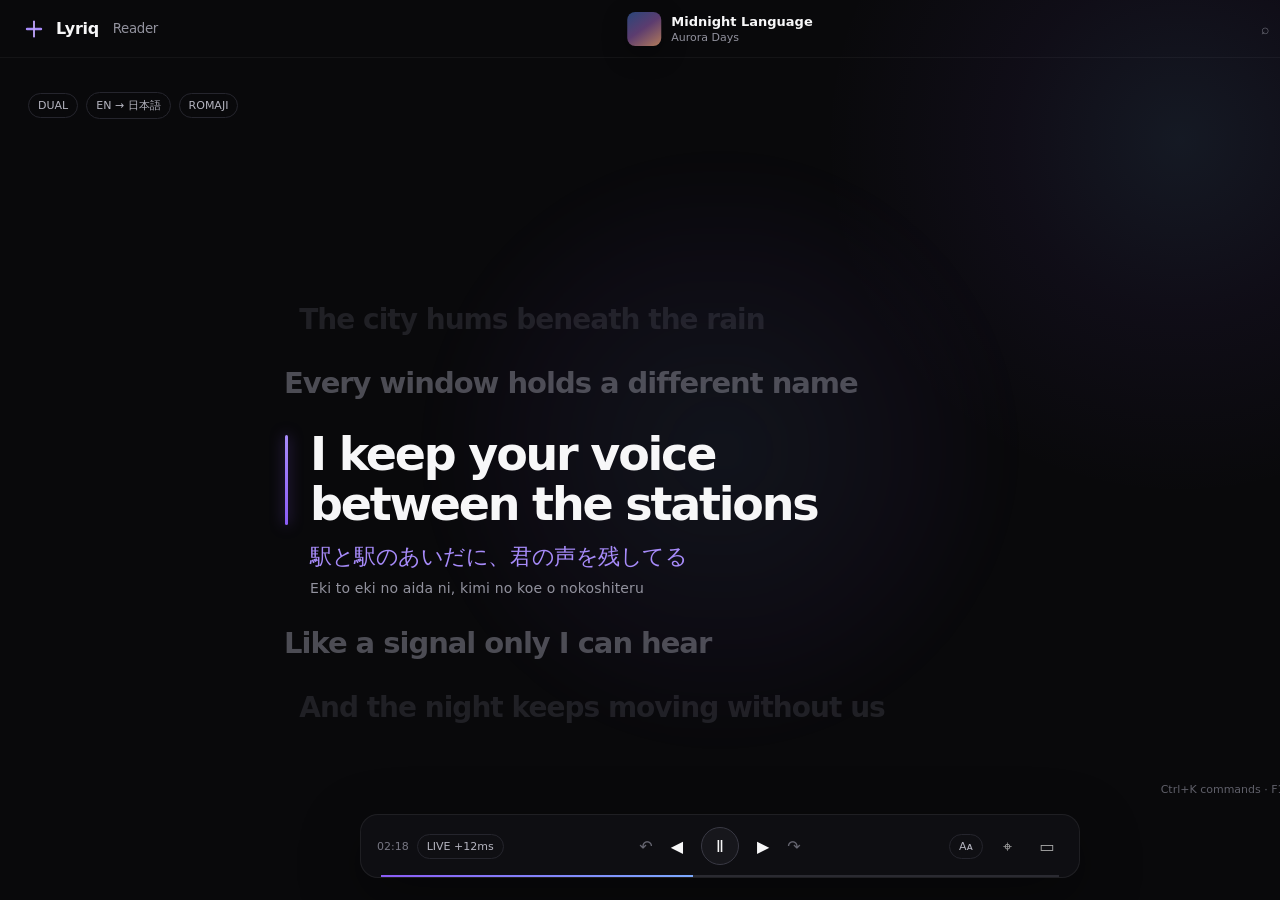
<file: Lyriq_UIUX_Kit/05_HTML_References/01-reader-dark.html>
<!doctype html><html><head><meta charset="utf-8"><link rel="stylesheet" href="base.css"><style>
.corner-note{position:absolute;right:26px;bottom:104px;color:#5f5f69;font-size:11px}.scrollrail{position:absolute;right:15px;top:90px;bottom:110px;width:2px;background:#16161b;border-radius:2px}.scrollrail:after{content:"";position:absolute;top:36%;height:18%;width:2px;background:#676774;border-radius:2px}.album-glow{position:absolute;left:50%;top:50%;width:620px;height:620px;transform:translate(-50%,-50%);background:radial-gradient(circle,rgba(72,91,137,.14),rgba(139,92,246,.035) 45%,transparent 68%);filter:blur(16px)}
</style></head><body><div class="app"><div class="album-glow"></div><div class="topbar"><div class="brand"><img src="../06_Brand_Reference/lyriq-symbol-color.svg">Lyriq <small>Reader</small></div><div class="trackbar"><div class="art"></div><div><div class="tracktitle">Midnight Language</div><div class="artist">Aurora Days</div></div></div><div class="window"><span class="winbtn">⌕</span><span class="winbtn">⌖</span><span class="winbtn">—</span><span class="winbtn">□</span><span class="winbtn">×</span></div></div>
<div class="stage-meta"><span class="tag">DUAL</span><span class="tag">EN → 日本語</span><span class="tag">ROMAJI</span></div><div class="stage-actions"><span class="iconbtn">♡</span><span class="iconbtn">•••</span></div>
<div class="lyrics-stage"><div class="line far">The city hums beneath the rain</div><div class="line near">Every window holds a different name</div><div class="line active">I keep your voice between the stations</div><div class="translation">駅と駅のあいだに、君の声を残してる</div><div class="roman">Eki to eki no aida ni, kimi no koe o nokoshiteru</div><div class="line near">Like a signal only I can hear</div><div class="line far">And the night keeps moving without us</div></div>
<div class="dock"><div class="left"><span class="time">02:18</span><span class="tag">LIVE +12ms</span></div><div class="controls"><span class="ghost">↶</span><span>◀</span><span class="play">Ⅱ</span><span>▶</span><span class="ghost">↷</span></div><div class="right"><span class="tag">Aᴀ</span><span class="iconbtn">⌖</span><span class="iconbtn">▭</span></div><div class="progress"></div></div><div class="scrollrail"></div><div class="corner-note">Ctrl+K commands · F11 immersive · Esc close</div></div></body></html>
</file>
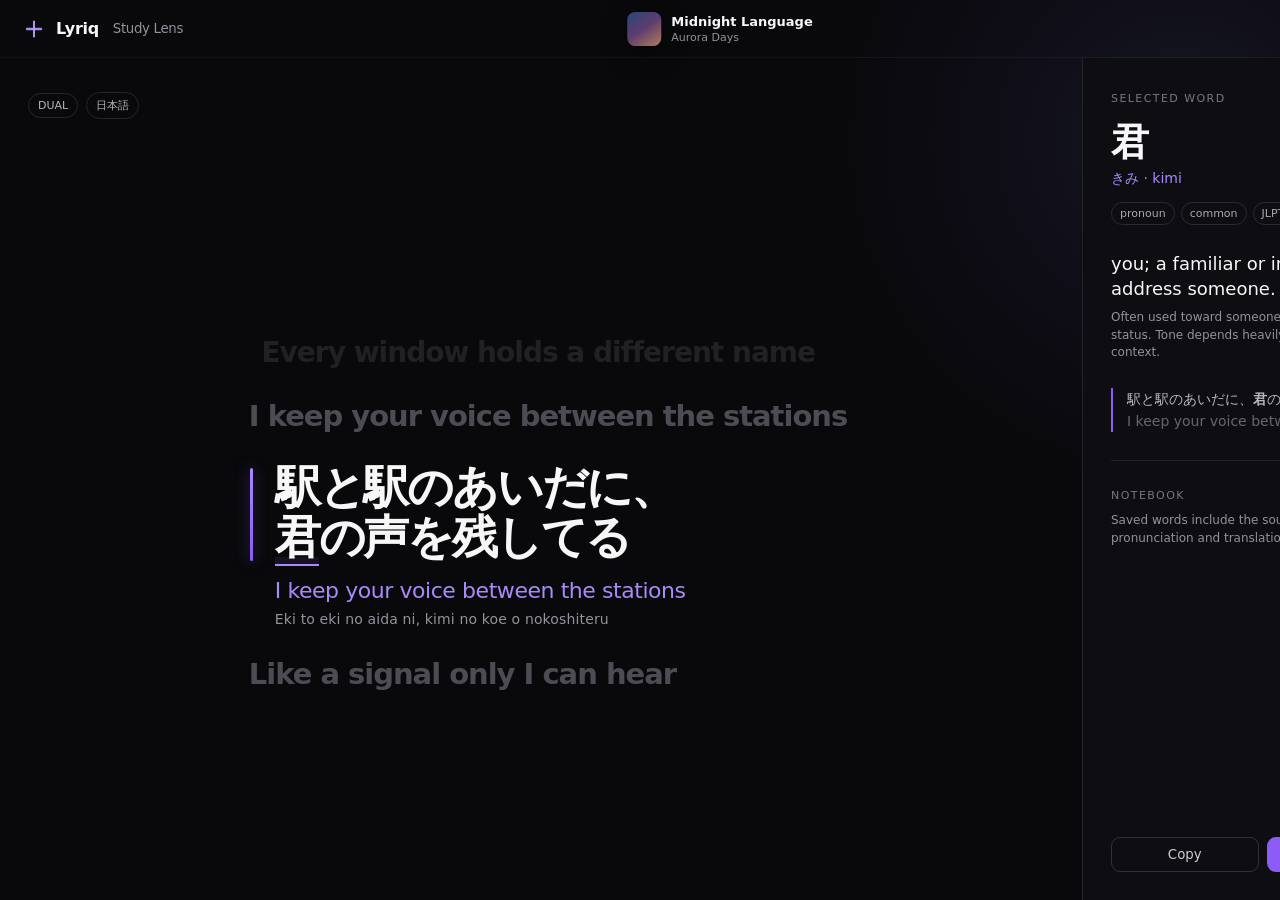
<file: Lyriq_UIUX_Kit/05_HTML_References/02-study-lens.html>
<!doctype html><html><head><meta charset="utf-8"><link rel="stylesheet" href="base.css"><style>
.lyrics-stage{left:42%;width:760px}.study{position:absolute;right:0;top:58px;bottom:0;width:358px;background:#0e0e12;border-left:1px solid #23232b;padding:34px 28px}.study .word{font-size:38px;font-weight:700;letter-spacing:-.04em;margin:12px 0 2px}.study .pron{font-size:14px;color:var(--brand2)}.def{font-size:18px;line-height:1.4;margin:26px 0 8px}.chip{display:inline-block;padding:4px 8px;border-radius:999px;border:1px solid #2a2a33;font-size:11px;color:#aaa;margin-right:6px}.quote{margin-top:26px;padding-left:14px;border-left:2px solid var(--brand);font-size:14px;line-height:1.6;color:#b6b6c0}.save{position:absolute;left:28px;right:28px;bottom:28px;display:flex;gap:8px}.save button{flex:1}.selected{display:inline-block;border-bottom:2px solid var(--brand2);padding-bottom:2px;box-shadow:inset 0 -7px 0 rgba(139,92,246,.10)}
</style></head><body><div class="app"><div class="topbar"><div class="brand"><img src="../06_Brand_Reference/lyriq-symbol-color.svg">Lyriq <small>Study Lens</small></div><div class="trackbar"><div class="art"></div><div><div class="tracktitle">Midnight Language</div><div class="artist">Aurora Days</div></div></div><div class="window"><span>—</span><span>□</span><span>×</span></div></div>
<div class="stage-meta"><span class="tag">DUAL</span><span class="tag">日本語</span></div><div class="lyrics-stage"><div class="line far">Every window holds a different name</div><div class="line near">I keep your voice between the stations</div><div class="line active">駅と駅のあいだに、<span class="selected">君</span>の声を残してる</div><div class="translation">I keep your voice between the stations</div><div class="roman">Eki to eki no aida ni, kimi no koe o nokoshiteru</div><div class="line near">Like a signal only I can hear</div></div>
<div class="study"><div class="label">Selected word</div><div class="word">君</div><div class="pron">きみ · kimi</div><div style="margin-top:14px"><span class="chip">pronoun</span><span class="chip">common</span><span class="chip">JLPT N5</span></div><div class="def">you; a familiar or intimate way to address someone.</div><div class="small">Often used toward someone of equal or lower status. Tone depends heavily on relationship and context.</div><div class="quote">駅と駅のあいだに、<b>君</b>の声を残してる<br><span class="ghost">I keep your voice between the stations.</span></div><div class="hair" style="margin:28px 0"></div><div class="label">Notebook</div><div class="small" style="margin-top:10px">Saved words include the source line, track, pronunciation and translation for export.</div><div class="save"><button class="secondary">Copy</button><button class="primary">☆ Save word</button></div></div></div></body></html>
</file>
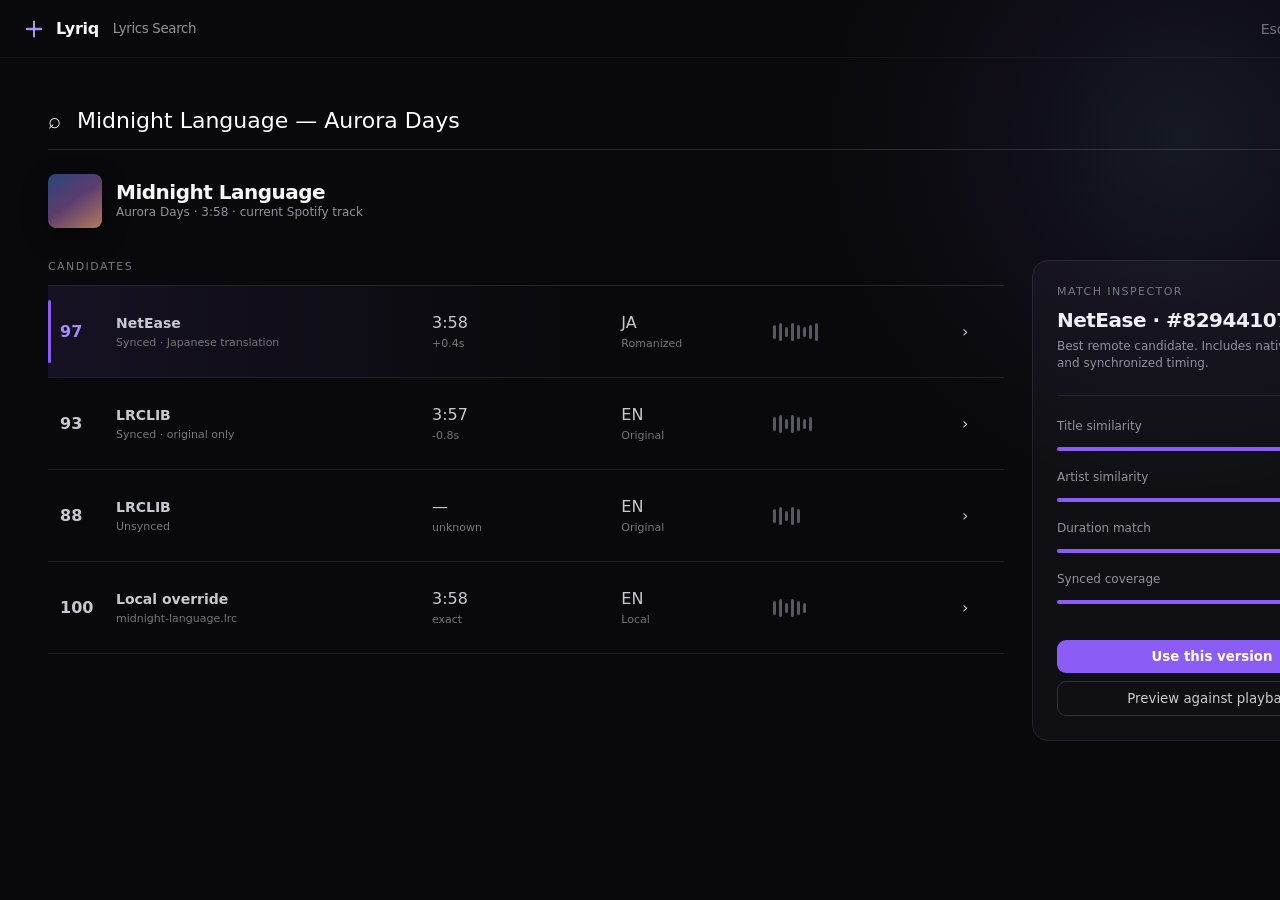
<file: Lyriq_UIUX_Kit/05_HTML_References/03-lyrics-search.html>
<!doctype html><html><head><meta charset="utf-8"><link rel="stylesheet" href="base.css"><style>
.searchwrap{padding:34px 48px}.query{height:58px;border-bottom:1px solid #2b2b33;display:flex;align-items:center;gap:14px;font-size:22px}.query input{flex:1;background:none;border:none;outline:none;color:white;font:inherit}.trackid{display:flex;align-items:center;gap:14px;margin-top:24px}.trackid .art{width:54px;height:54px}.grid{display:grid;grid-template-columns:1fr 360px;gap:28px;margin-top:32px}.rows{border-top:1px solid #24242b}.row{height:92px;border-bottom:1px solid #202027;display:grid;grid-template-columns:44px 1.2fr .7fr .55fr .7fr 30px;align-items:center;gap:12px;padding:0 12px;color:#c8c8d0}.row.active{background:linear-gradient(90deg,rgba(139,92,246,.10),transparent 55%);position:relative}.row.active:before{content:"";position:absolute;left:0;top:14px;bottom:14px;width:3px;border-radius:3px;background:var(--brand)}.score{font-weight:700}.provider{font-size:14px;font-weight:620}.sub{font-size:11px;color:#777;margin-top:5px}.timeline{display:flex;gap:3px;align-items:center}.timeline i{display:block;width:3px;border-radius:3px;background:#585865}.timeline i:nth-child(2n){height:18px}.timeline i:nth-child(3n){height:10px}.timeline i{height:14px}.detail{padding:24px}.metric{display:grid;grid-template-columns:1fr auto;gap:10px;margin:18px 0}.bar{grid-column:1/3;height:4px;background:#25252d;border-radius:4px;overflow:hidden}.bar i{display:block;height:100%;background:var(--brand)}.detail .primary{width:100%;margin-top:18px}.detail .secondary{width:100%;margin-top:8px}
</style></head><body><div class="app"><div class="topbar"><div class="brand"><img src="../06_Brand_Reference/lyriq-symbol-color.svg">Lyriq <small>Lyrics Search</small></div><div class="window"><span>Esc close</span><span>—</span><span>□</span><span>×</span></div></div><div class="searchwrap"><div class="query">⌕ <input value="Midnight Language — Aurora Days"><span class="kbd">Enter search</span></div><div class="trackid"><div class="art"></div><div><div class="h2">Midnight Language</div><div class="small">Aurora Days · 3:58 · current Spotify track</div></div><div style="margin-left:auto"><span class="tag">4 candidates</span></div></div><div class="grid"><div><div class="label" style="margin-bottom:12px">Candidates</div><div class="rows">
<div class="row active"><div class="score violet">97</div><div><div class="provider">NetEase</div><div class="sub">Synced · Japanese translation</div></div><div><div>3:58</div><div class="sub">+0.4s</div></div><div><div>JA</div><div class="sub">Romanized</div></div><div class="timeline"><i></i><i></i><i></i><i></i><i></i><i></i><i></i><i></i></div><div>›</div></div>
<div class="row"><div class="score">93</div><div><div class="provider">LRCLIB</div><div class="sub">Synced · original only</div></div><div><div>3:57</div><div class="sub">-0.8s</div></div><div><div>EN</div><div class="sub">Original</div></div><div class="timeline"><i></i><i></i><i></i><i></i><i></i><i></i><i></i></div><div>›</div></div>
<div class="row"><div class="score">88</div><div><div class="provider">LRCLIB</div><div class="sub">Unsynced</div></div><div><div>—</div><div class="sub">unknown</div></div><div><div>EN</div><div class="sub">Original</div></div><div class="timeline"><i></i><i></i><i></i><i></i><i></i></div><div>›</div></div>
<div class="row"><div class="score">100</div><div><div class="provider">Local override</div><div class="sub">midnight-language.lrc</div></div><div><div>3:58</div><div class="sub">exact</div></div><div><div>EN</div><div class="sub">Local</div></div><div class="timeline"><i></i><i></i><i></i><i></i><i></i><i></i></div><div>›</div></div>
</div></div><div class="panel detail"><div class="label">Match inspector</div><div class="h2" style="margin-top:10px">NetEase · #82944107</div><div class="small" style="margin-top:6px">Best remote candidate. Includes native translation and synchronized timing.</div><div class="hair" style="margin:22px 0"></div><div class="metric"><span class="small">Title similarity</span><b>1.000</b><div class="bar"><i style="width:100%"></i></div></div><div class="metric"><span class="small">Artist similarity</span><b>.962</b><div class="bar"><i style="width:96.2%"></i></div></div><div class="metric"><span class="small">Duration match</span><b>+0.4s</b><div class="bar"><i style="width:93%"></i></div></div><div class="metric"><span class="small">Synced coverage</span><b>100%</b><div class="bar"><i style="width:100%"></i></div></div><button class="primary">Use this version</button><button class="secondary">Preview against playback</button></div></div></div></div></body></html>
</file>
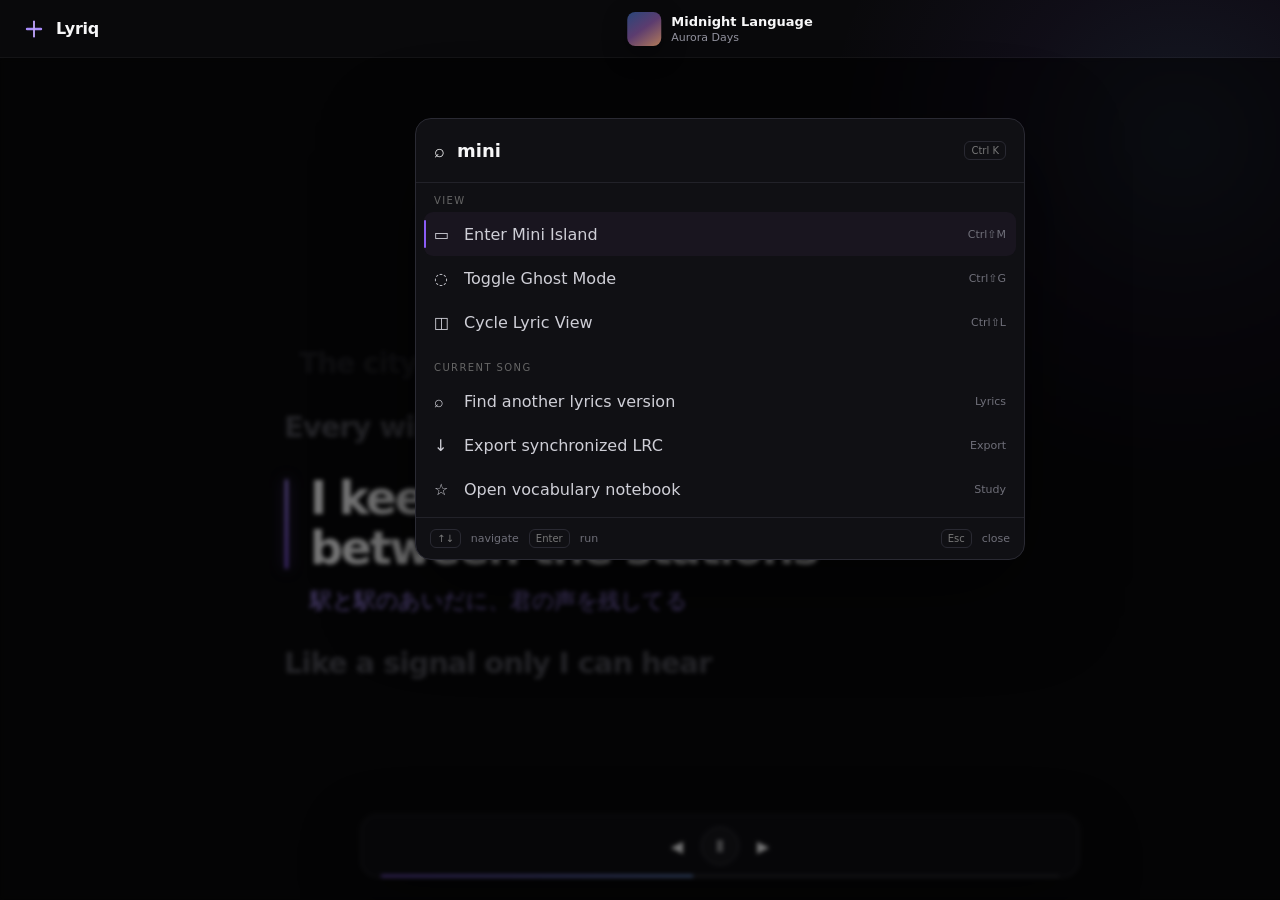
<file: Lyriq_UIUX_Kit/05_HTML_References/04-command-palette.html>
<!doctype html><html><head><meta charset="utf-8"><link rel="stylesheet" href="base.css"><style>
.dim{position:absolute;inset:58px 0 0;background:rgba(0,0,0,.52);backdrop-filter:blur(2px);z-index:8}.palette{position:absolute;z-index:10;left:50%;top:118px;transform:translateX(-50%);width:610px;background:#101014;border:1px solid #2a2a33;border-radius:16px;box-shadow:0 30px 90px rgba(0,0,0,.58);overflow:hidden}.palq{height:64px;display:flex;align-items:center;gap:12px;padding:0 18px;border-bottom:1px solid #222229;font-size:18px}.palq span:last-child{margin-left:auto}.group{padding:12px 8px 6px}.gtitle{font-size:10px;letter-spacing:.14em;text-transform:uppercase;color:#666;padding:0 10px 6px}.cmd{height:44px;display:grid;grid-template-columns:30px 1fr auto;align-items:center;padding:0 10px;border-radius:9px;color:#cfcfd7}.cmd.active{background:#19151f;position:relative}.cmd.active:before{content:"";position:absolute;left:0;top:8px;bottom:8px;width:2px;background:var(--brand);border-radius:2px}.cmd .hint{font-size:11px;color:#6f6f79}.foot{height:42px;border-top:1px solid #222229;display:flex;align-items:center;gap:10px;padding:0 14px;color:#6f6f79;font-size:11px}.foot .grow{flex:1}
</style></head><body><div class="app"><div class="topbar"><div class="brand"><img src="../06_Brand_Reference/lyriq-symbol-color.svg">Lyriq</div><div class="trackbar"><div class="art"></div><div><div class="tracktitle">Midnight Language</div><div class="artist">Aurora Days</div></div></div><div class="window">— □ ×</div></div><div class="lyrics-stage"><div class="line far">The city hums beneath the rain</div><div class="line near">Every window holds a different name</div><div class="line active">I keep your voice between the stations</div><div class="translation">駅と駅のあいだに、君の声を残してる</div><div class="line near">Like a signal only I can hear</div></div><div class="dock"><div></div><div class="controls"><span>◀</span><span class="play">Ⅱ</span><span>▶</span></div><div></div><div class="progress"></div></div><div class="dim"></div><div class="palette"><div class="palq">⌕ <b>mini</b><span class="kbd">Ctrl K</span></div><div class="group"><div class="gtitle">View</div><div class="cmd active"><span>▭</span><span>Enter Mini Island</span><span class="hint">Ctrl⇧M</span></div><div class="cmd"><span>◌</span><span>Toggle Ghost Mode</span><span class="hint">Ctrl⇧G</span></div><div class="cmd"><span>◫</span><span>Cycle Lyric View</span><span class="hint">Ctrl⇧L</span></div></div><div class="group"><div class="gtitle">Current song</div><div class="cmd"><span>⌕</span><span>Find another lyrics version</span><span class="hint">Lyrics</span></div><div class="cmd"><span>↓</span><span>Export synchronized LRC</span><span class="hint">Export</span></div><div class="cmd"><span>☆</span><span>Open vocabulary notebook</span><span class="hint">Study</span></div></div><div class="foot"><span class="kbd">↑↓</span> navigate <span class="kbd">Enter</span> run <span class="grow"></span><span class="kbd">Esc</span> close</div></div></div></body></html>
</file>
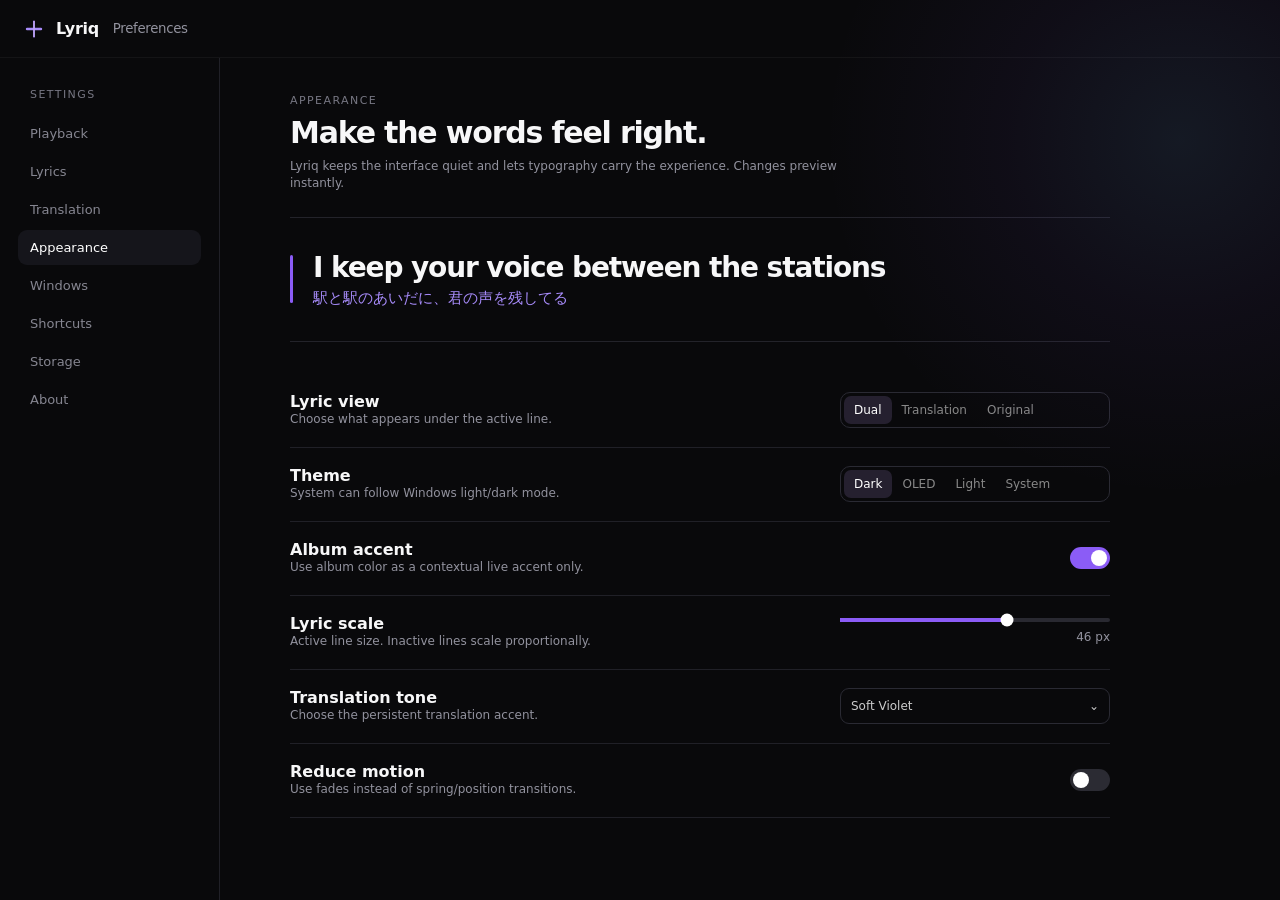
<file: Lyriq_UIUX_Kit/05_HTML_References/05-settings.html>
<!doctype html><html><head><meta charset="utf-8"><link rel="stylesheet" href="base.css"><style>
.settings{display:grid;grid-template-columns:220px 1fr;height:842px}.rail{padding:30px 18px;border-right:1px solid #202027}.rail .item{padding:10px 12px;border-radius:9px;color:#868691;font-size:13px;margin:3px 0}.rail .item.active{color:white;background:#15151b}.content{padding:36px 70px;overflow:hidden}.preview{height:125px;border-top:1px solid #23232a;border-bottom:1px solid #23232a;margin:24px 0 32px;display:flex;align-items:center;gap:20px}.preview .marker{width:3px;height:48px;background:var(--brand);border-radius:3px}.preview .p1{font-size:28px;font-weight:660;letter-spacing:-.04em}.preview .p2{font-size:15px;color:var(--brand2);margin-top:5px}.section{max-width:820px}.setrow{display:grid;grid-template-columns:1fr 270px;align-items:center;min-height:74px;border-bottom:1px solid #202027}.switch{width:40px;height:22px;border-radius:999px;background:#2b2b33;position:relative;margin-left:auto}.switch.on{background:var(--brand)}.switch:after{content:"";width:16px;height:16px;border-radius:50%;background:white;position:absolute;top:3px;left:3px}.switch.on:after{left:21px}.seg{display:flex;border:1px solid #2a2a33;border-radius:10px;padding:3px}.seg span{padding:7px 10px;border-radius:7px;font-size:12px;color:#888}.seg span.active{background:#25202f;color:white}.select{height:36px;border:1px solid #2a2a33;border-radius:9px;padding:0 10px;display:flex;align-items:center;justify-content:space-between;color:#ccc;font-size:12px}.slider{height:4px;background:#292931;border-radius:4px;position:relative}.slider:before{content:"";position:absolute;left:0;width:62%;height:100%;background:var(--brand)}.slider:after{content:"";position:absolute;left:62%;top:50%;transform:translate(-50%,-50%);width:13px;height:13px;border-radius:50%;background:white}
</style></head><body><div class="app"><div class="topbar"><div class="brand"><img src="../06_Brand_Reference/lyriq-symbol-color.svg">Lyriq <small>Preferences</small></div><div class="window">— □ ×</div></div><div class="settings"><aside class="rail"><div class="label" style="padding:0 12px 12px">Settings</div><div class="item">Playback</div><div class="item">Lyrics</div><div class="item">Translation</div><div class="item active">Appearance</div><div class="item">Windows</div><div class="item">Shortcuts</div><div class="item">Storage</div><div class="item">About</div></aside><main class="content"><div class="section"><div class="label">Appearance</div><div class="h1" style="margin-top:8px">Make the words feel right.</div><div class="small" style="max-width:560px;margin-top:8px">Lyriq keeps the interface quiet and lets typography carry the experience. Changes preview instantly.</div><div class="preview"><div class="marker"></div><div><div class="p1">I keep your voice between the stations</div><div class="p2">駅と駅のあいだに、君の声を残してる</div></div></div><div class="setrow"><div><b>Lyric view</b><div class="small">Choose what appears under the active line.</div></div><div class="seg"><span class="active">Dual</span><span>Translation</span><span>Original</span></div></div><div class="setrow"><div><b>Theme</b><div class="small">System can follow Windows light/dark mode.</div></div><div class="seg"><span class="active">Dark</span><span>OLED</span><span>Light</span><span>System</span></div></div><div class="setrow"><div><b>Album accent</b><div class="small">Use album color as a contextual live accent only.</div></div><div class="switch on"></div></div><div class="setrow"><div><b>Lyric scale</b><div class="small">Active line size. Inactive lines scale proportionally.</div></div><div><div class="slider"></div><div class="small" style="text-align:right;margin-top:7px">46 px</div></div></div><div class="setrow"><div><b>Translation tone</b><div class="small">Choose the persistent translation accent.</div></div><div class="select">Soft Violet <span>⌄</span></div></div><div class="setrow"><div><b>Reduce motion</b><div class="small">Use fades instead of spring/position transitions.</div></div><div class="switch"></div></div></div></main></div></div></body></html>
</file>
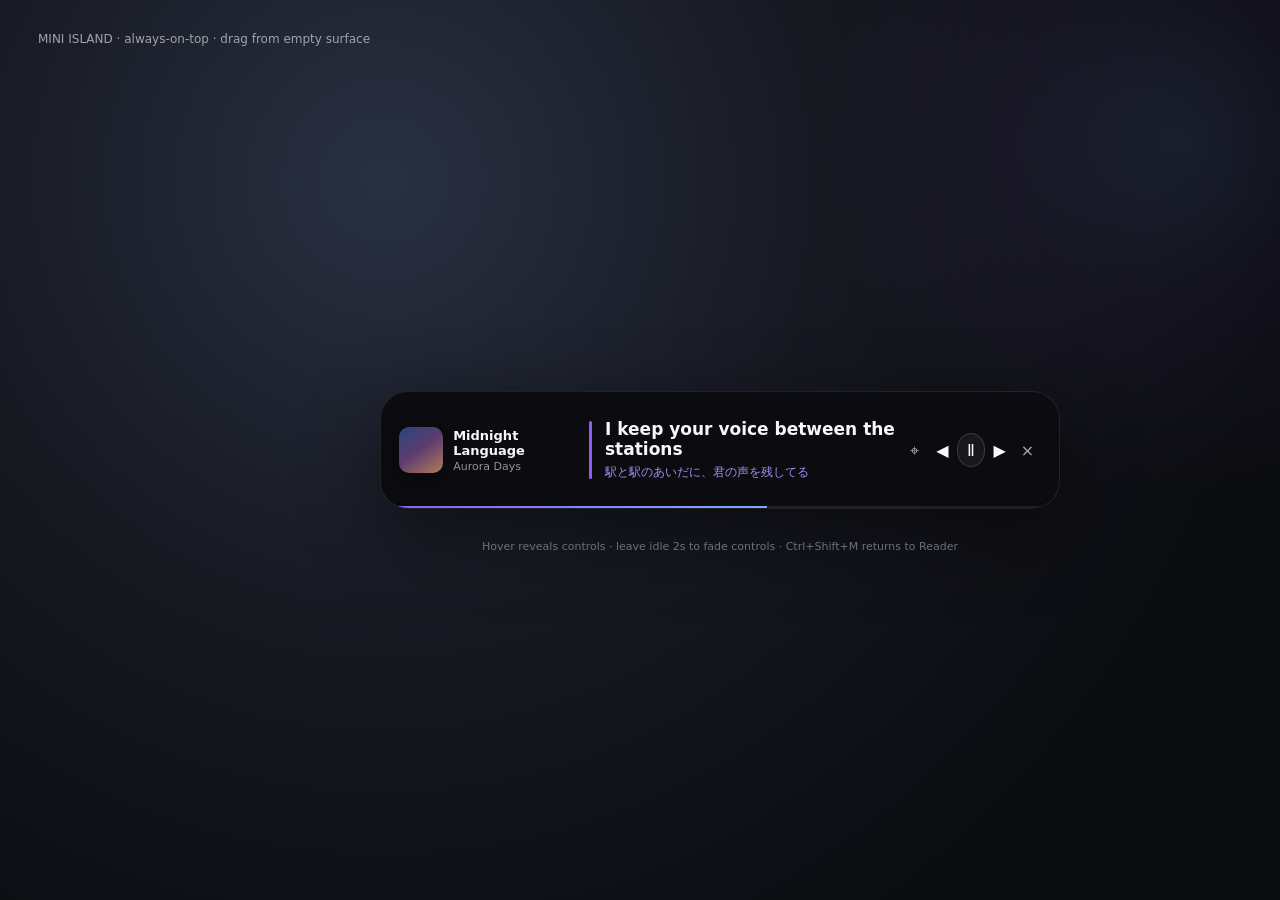
<file: Lyriq_UIUX_Kit/05_HTML_References/06-mini-island.html>
<!doctype html><html><head><meta charset="utf-8"><link rel="stylesheet" href="base.css"><style>
body{background:radial-gradient(circle at 30% 20%,#283041,#171922 38%,#0b0c10 78%)}.app{background:transparent}.desktop-note{position:absolute;left:38px;top:32px;font-size:12px;color:#a0a3ad}.island{position:absolute;left:50%;top:50%;transform:translate(-50%,-50%);width:680px;height:118px;background:#0c0c10;border:1px solid rgba(255,255,255,.09);border-radius:28px;box-shadow:0 24px 80px rgba(0,0,0,.48);display:grid;grid-template-columns:190px 1fr 140px;align-items:center;padding:0 18px;overflow:hidden}.meta{display:flex;align-items:center;gap:10px}.meta .art{width:46px;height:46px;border-radius:10px}.lyric{padding-left:16px;position:relative}.lyric:before{content:"";position:absolute;left:0;top:2px;bottom:2px;width:3px;border-radius:3px;background:var(--brand)}.l1{font-size:17px;font-weight:650}.l2{font-size:12px;color:var(--brand2);margin-top:5px}.mini-actions{display:flex;justify-content:flex-end;gap:8px;align-items:center}.mini-actions .play{width:34px;height:34px}.edge{position:absolute;left:0;right:0;bottom:0;height:2px;background:#202027}.edge:after{content:"";display:block;width:57%;height:100%;background:linear-gradient(90deg,var(--brand),var(--live))}.hint{position:absolute;left:50%;top:calc(50% + 90px);transform:translateX(-50%);font-size:11px;color:#6d7079}
</style></head><body><div class="app"><div class="desktop-note">MINI ISLAND · always-on-top · drag from empty surface</div><div class="island"><div class="meta"><div class="art"></div><div><div class="tracktitle">Midnight Language</div><div class="artist">Aurora Days</div></div></div><div class="lyric"><div class="l1">I keep your voice between the stations</div><div class="l2">駅と駅のあいだに、君の声を残してる</div></div><div class="mini-actions"><span class="iconbtn">⌖</span><span>◀</span><span class="play">Ⅱ</span><span>▶</span><span class="iconbtn">×</span></div><div class="edge"></div></div><div class="hint">Hover reveals controls · leave idle 2s to fade controls · Ctrl+Shift+M returns to Reader</div></div></body></html>
</file>
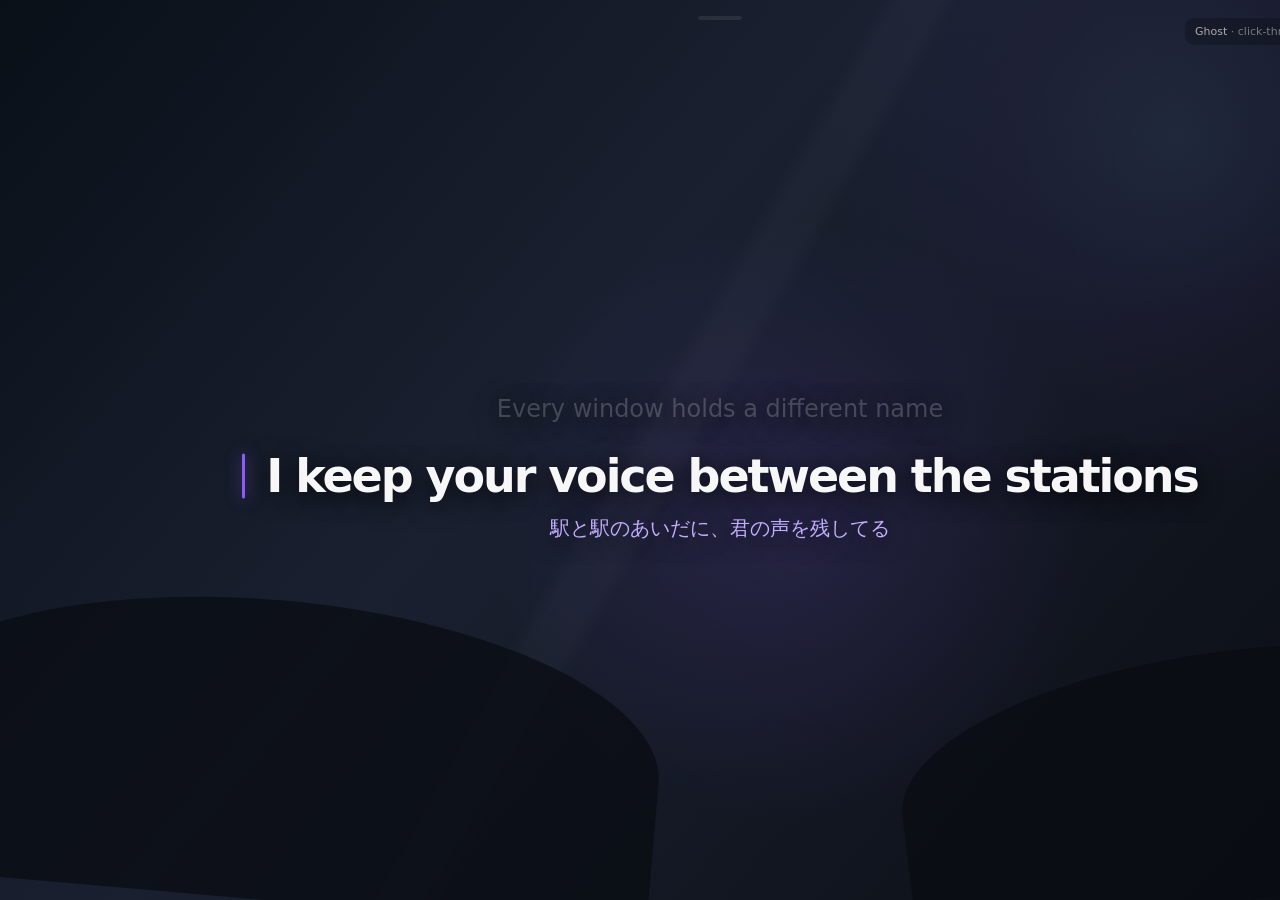
<file: Lyriq_UIUX_Kit/05_HTML_References/07-ghost-overlay.html>
<!doctype html><html><head><meta charset="utf-8"><link rel="stylesheet" href="base.css"><style>
body{background:linear-gradient(130deg,#0a1018,#1a2030 43%,#0b0e14)}.app{background:radial-gradient(circle at 55% 58%,rgba(139,92,246,.14),transparent 32%),linear-gradient(120deg,transparent 0 45%,rgba(255,255,255,.025) 46% 48%,transparent 49% 100%)}.scene{position:absolute;inset:0;opacity:.75}.scene:before,.scene:after{content:"";position:absolute;bottom:0;border-radius:50% 50% 0 0;background:#090c12}.scene:before{left:-120px;width:780px;height:300px;transform:rotate(5deg)}.scene:after{right:-140px;width:680px;height:250px;transform:rotate(-7deg)}.ghostlyrics{position:absolute;left:50%;top:52%;transform:translate(-50%,-50%);width:1000px;text-align:center;text-shadow:0 4px 24px rgba(0,0,0,.8)}.gprev{font-size:24px;color:rgba(255,255,255,.20);margin-bottom:26px}.gactive{font-size:46px;font-weight:680;letter-spacing:-.045em;display:inline-block;position:relative;padding-left:24px}.gactive:before{content:"";position:absolute;left:0;top:5px;bottom:4px;width:3px;background:var(--brand);border-radius:3px;box-shadow:0 0 16px rgba(139,92,246,.65)}.gtrans{font-size:20px;color:#c2adff;margin-top:12px}.status{position:absolute;right:18px;top:18px;font-size:11px;color:#747784;background:rgba(0,0,0,.24);padding:7px 10px;border-radius:9px}.status b{color:#aaa;font-weight:500}.grab{position:absolute;left:50%;top:16px;transform:translateX(-50%);width:44px;height:4px;border-radius:4px;background:rgba(255,255,255,.08)}
</style></head><body><div class="app"><div class="scene"></div><div class="grab"></div><div class="status"><b>Ghost</b> · click-through ON · Ctrl+Shift+G</div><div class="ghostlyrics"><div class="gprev">Every window holds a different name</div><div class="gactive">I keep your voice between the stations</div><div class="gtrans">駅と駅のあいだに、君の声を残してる</div></div></div></body></html>
</file>
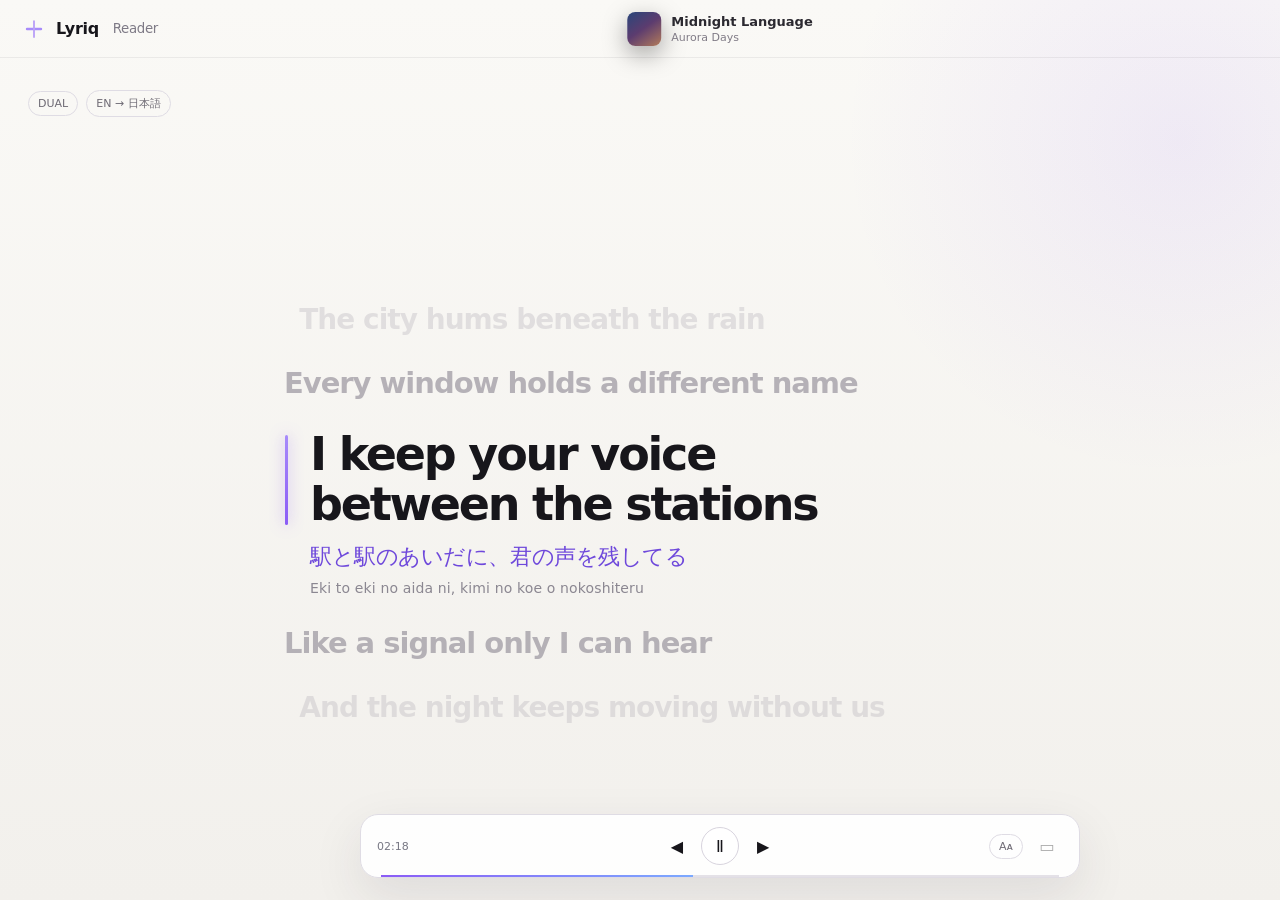
<file: Lyriq_UIUX_Kit/05_HTML_References/08-reader-light.html>
<!doctype html><html><head><meta charset="utf-8"><link rel="stylesheet" href="base.css"><style>
:root{--bg:#F5F3EF;--surface:#FFFFFF;--surface2:#F0EEF4;--hair:#DEDBE3;--text:#17161B;--muted:#7E7A86;--muted2:#ABA7B0}.app{background:linear-gradient(180deg,#FAF9F6,#F2F0EC)}.app:before{background:radial-gradient(circle,rgba(139,92,246,.09),transparent 66%)}.topbar{border-color:rgba(0,0,0,.06)}.tag{background:rgba(255,255,255,.55);border-color:#DFDCE4;color:#6f6b75}.line{color:#B2AEB6}.line.near{color:#8E8994}.line.active{color:#17161B}.translation{color:#6E48DB}.roman{color:#8B8791}.dock{background:rgba(255,255,255,.92);border-color:#DFDCE4;box-shadow:0 18px 50px rgba(46,39,62,.10)}.play{background:#fff;border-color:#D8D4DE}.window{color:#8f8a94}.tracktitle{color:#2b2930}.artist{color:#807b86}.progress{background:#E4E1E7}.stage-meta{top:90px}
</style></head><body><div class="app"><div class="topbar"><div class="brand"><img src="../06_Brand_Reference/lyriq-symbol-color.svg">Lyriq <small>Reader</small></div><div class="trackbar"><div class="art"></div><div><div class="tracktitle">Midnight Language</div><div class="artist">Aurora Days</div></div></div><div class="window">⌕ ⌖ — □ ×</div></div><div class="stage-meta"><span class="tag">DUAL</span><span class="tag">EN → 日本語</span></div><div class="lyrics-stage"><div class="line far">The city hums beneath the rain</div><div class="line near">Every window holds a different name</div><div class="line active">I keep your voice between the stations</div><div class="translation">駅と駅のあいだに、君の声を残してる</div><div class="roman">Eki to eki no aida ni, kimi no koe o nokoshiteru</div><div class="line near">Like a signal only I can hear</div><div class="line far">And the night keeps moving without us</div></div><div class="dock"><div class="left"><span class="time">02:18</span></div><div class="controls"><span>◀</span><span class="play">Ⅱ</span><span>▶</span></div><div class="right"><span class="tag">Aᴀ</span><span class="iconbtn">▭</span></div><div class="progress"></div></div></div></body></html>
</file>
<file: web/style.css>
/* ==========================================================================
   Spotify Realtime Lyrics - Modular Stylesheet Aggregator
   ========================================================================== */

@import url('css/variables.css');
@import url('css/base.css');
@import url('css/topbar.css');
@import url('css/buttons.css');
@import url('css/menus.css');
@import url('css/lyrics.css');
@import url('css/karaoke.css');
@import url('css/views.css');
@import url('css/empty-states.css');
@import url('css/player-dock.css');
@import url('css/fullscreen.css');
@import url('css/square.css');
@import url('css/mini.css');
@import url('css/sheet.css');
@import url('css/controls.css');
@import url('css/settings.css');
@import url('css/modals.css');
@import url('css/search-modal.css');
@import url('css/palette.css');
@import url('css/select.css');
@import url('css/context-menu.css');
@import url('css/study-lens.css');
@import url('css/toasts.css');
@import url('css/responsive.css');
</file>
<file: Lyriq_UIUX_Kit/05_HTML_References/base.css>
:root{
  --bg:#09090B; --surface:#111116; --surface2:#16161D; --hair:#25252D;
  --text:#F7F7F8; --muted:#92929E; --muted2:#666671;
  --brand:#8B5CF6; --brand2:#A78BFA; --danger:#FF5D70; --ok:#6BD8A4;
  --live:#7CA9FF; --radius:14px; --ease:cubic-bezier(.2,.8,.2,1);
  --font:"Segoe UI Variable","Segoe UI",system-ui,sans-serif;
}
*{box-sizing:border-box}html,body{margin:0;width:100%;height:100%;font-family:var(--font);background:var(--bg);color:var(--text)}
body{overflow:hidden}.app{width:1440px;height:900px;background:var(--bg);position:relative;overflow:hidden}
.app:before{content:"";position:absolute;inset:-220px -100px auto auto;width:720px;height:720px;background:radial-gradient(circle,rgba(124,169,255,.10),rgba(139,92,246,.05) 34%,transparent 70%);pointer-events:none}
.topbar{height:58px;display:flex;align-items:center;padding:0 22px;border-bottom:1px solid rgba(255,255,255,.045);position:relative;z-index:5}
.brand{display:flex;align-items:center;gap:10px;font-weight:650;letter-spacing:-.02em}.brand img{width:24px;height:24px}.brand small{color:var(--muted);font-weight:500;margin-left:4px}
.window{margin-left:auto;display:flex;align-items:center;gap:18px;color:#71717c;font-size:14px}.window b{color:#aaa;font-weight:400}.winbtn{width:18px;text-align:center}
.trackbar{position:absolute;left:50%;transform:translateX(-50%);top:12px;display:flex;align-items:center;gap:10px;max-width:520px}.art{width:34px;height:34px;border-radius:8px;background:linear-gradient(145deg,#29467a,#5c3c6f 48%,#b27b5a);box-shadow:0 8px 24px rgba(0,0,0,.35)}
.tracktitle{font-size:13px;font-weight:620}.artist{font-size:11px;color:var(--muted);margin-top:2px}.tag{border:1px solid var(--hair);border-radius:999px;padding:5px 9px;font-size:11px;color:#b4b4bf;background:#0f0f13}.violet{color:var(--brand2)}
.ghost{color:var(--muted2)}
.iconbtn{width:32px;height:32px;border:1px solid transparent;border-radius:9px;display:grid;place-items:center;color:#aaa}.iconbtn:hover{border-color:var(--hair);background:#121218}
.lyrics-stage{position:absolute;left:50%;top:57%;transform:translate(-50%,-50%);width:min(920px,72vw);height:650px;display:flex;flex-direction:column;justify-content:center;gap:30px;padding:0 24px}
.line{font-size:29px;font-weight:570;letter-spacing:-.035em;color:#51515d;transition:.2s}.line.far{opacity:.32;filter:blur(.25px);transform:scale(.965)}.line.near{opacity:.62;color:#767681}.line.active{position:relative;font-size:46px;line-height:1.08;font-weight:690;color:var(--text);letter-spacing:-.048em;padding-left:26px;text-wrap:balance}.line.active:before{content:"";position:absolute;left:1px;top:5px;bottom:5px;width:3px;border-radius:3px;background:linear-gradient(var(--brand2),var(--brand));box-shadow:0 0 14px rgba(139,92,246,.55)}
.translation{font-size:22px;font-weight:520;color:var(--brand2);margin-top:-18px;padding-left:26px;letter-spacing:-.02em}.roman{font-size:14px;color:var(--muted);margin-top:-22px;padding-left:26px;letter-spacing:.01em}
.stage-meta{position:absolute;left:28px;top:92px;display:flex;gap:8px;align-items:center}.stage-meta .tag{background:transparent}.stage-actions{position:absolute;right:26px;top:92px;display:flex;gap:6px}
.dock{position:absolute;left:50%;bottom:22px;transform:translateX(-50%);height:64px;width:720px;border:1px solid rgba(255,255,255,.07);background:rgba(15,15,20,.94);border-radius:18px;display:grid;grid-template-columns:170px 1fr 170px;align-items:center;padding:0 16px;box-shadow:0 18px 60px rgba(0,0,0,.38)}
.dock .left,.dock .right{display:flex;align-items:center;gap:8px}.dock .right{justify-content:flex-end}.controls{display:flex;align-items:center;justify-content:center;gap:18px}.play{width:38px;height:38px;border-radius:50%;border:1px solid #393944;display:grid;place-items:center;background:#17171c}.progress{position:absolute;left:20px;right:20px;bottom:0;height:2px;background:#2a2a31}.progress:after{content:"";position:absolute;left:0;top:0;height:2px;width:46%;background:linear-gradient(90deg,var(--brand),var(--live))}
.time{font-variant-numeric:tabular-nums;font-size:11px;color:#777783}.kbd{font-size:10px;color:#777;padding:3px 6px;border:1px solid #292932;border-radius:6px}
.panel{background:#101014;border:1px solid #23232b;border-radius:16px}.hair{height:1px;background:#22222a}.label{font-size:11px;text-transform:uppercase;letter-spacing:.13em;color:#777783}.h1{font-size:30px;font-weight:700;letter-spacing:-.04em}.h2{font-size:20px;font-weight:650;letter-spacing:-.025em}.small{font-size:12px;color:var(--muted);line-height:1.45}
button{font-family:inherit;color:inherit;background:none;border:none}.primary{background:var(--brand);color:white;border-radius:9px;padding:9px 13px;font-weight:600}.secondary{border:1px solid #30303a;border-radius:9px;padding:9px 13px;color:#ccc}

@page{size:1440px 900px;margin:0}
</file>
